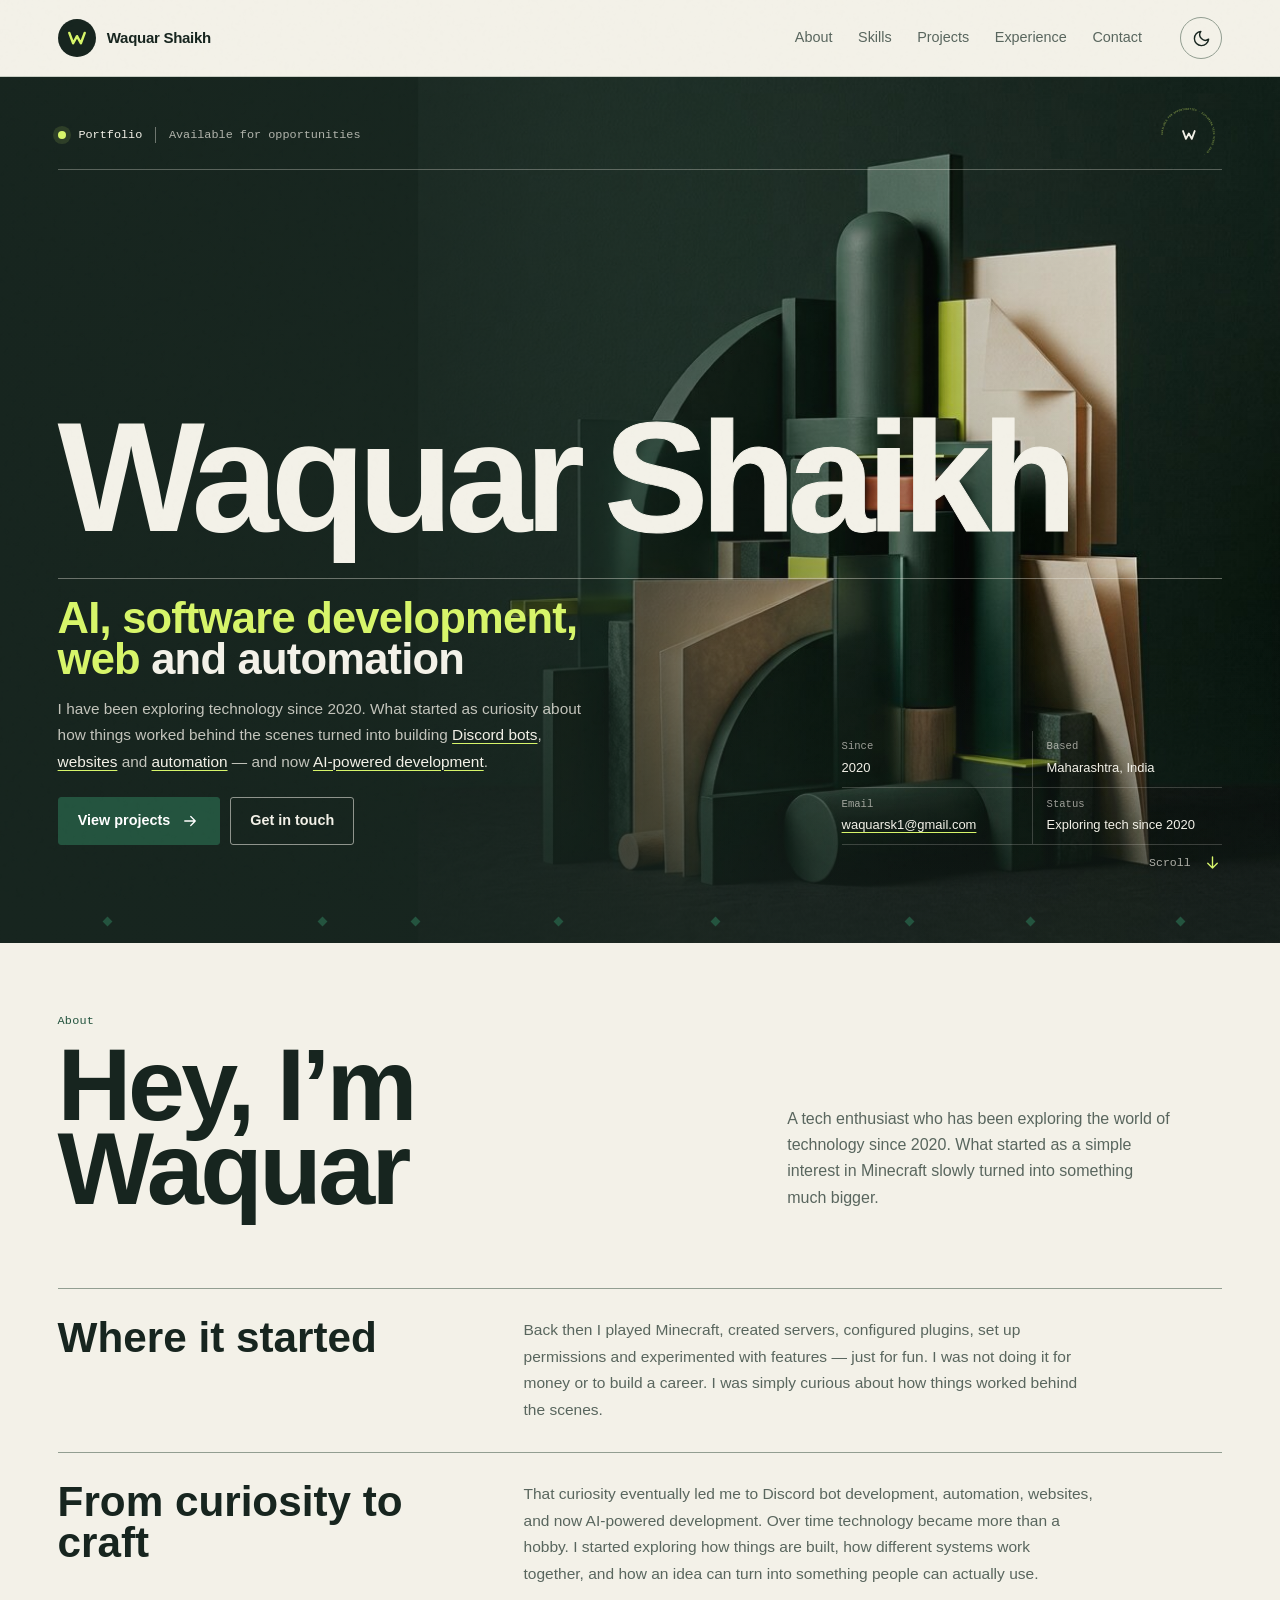
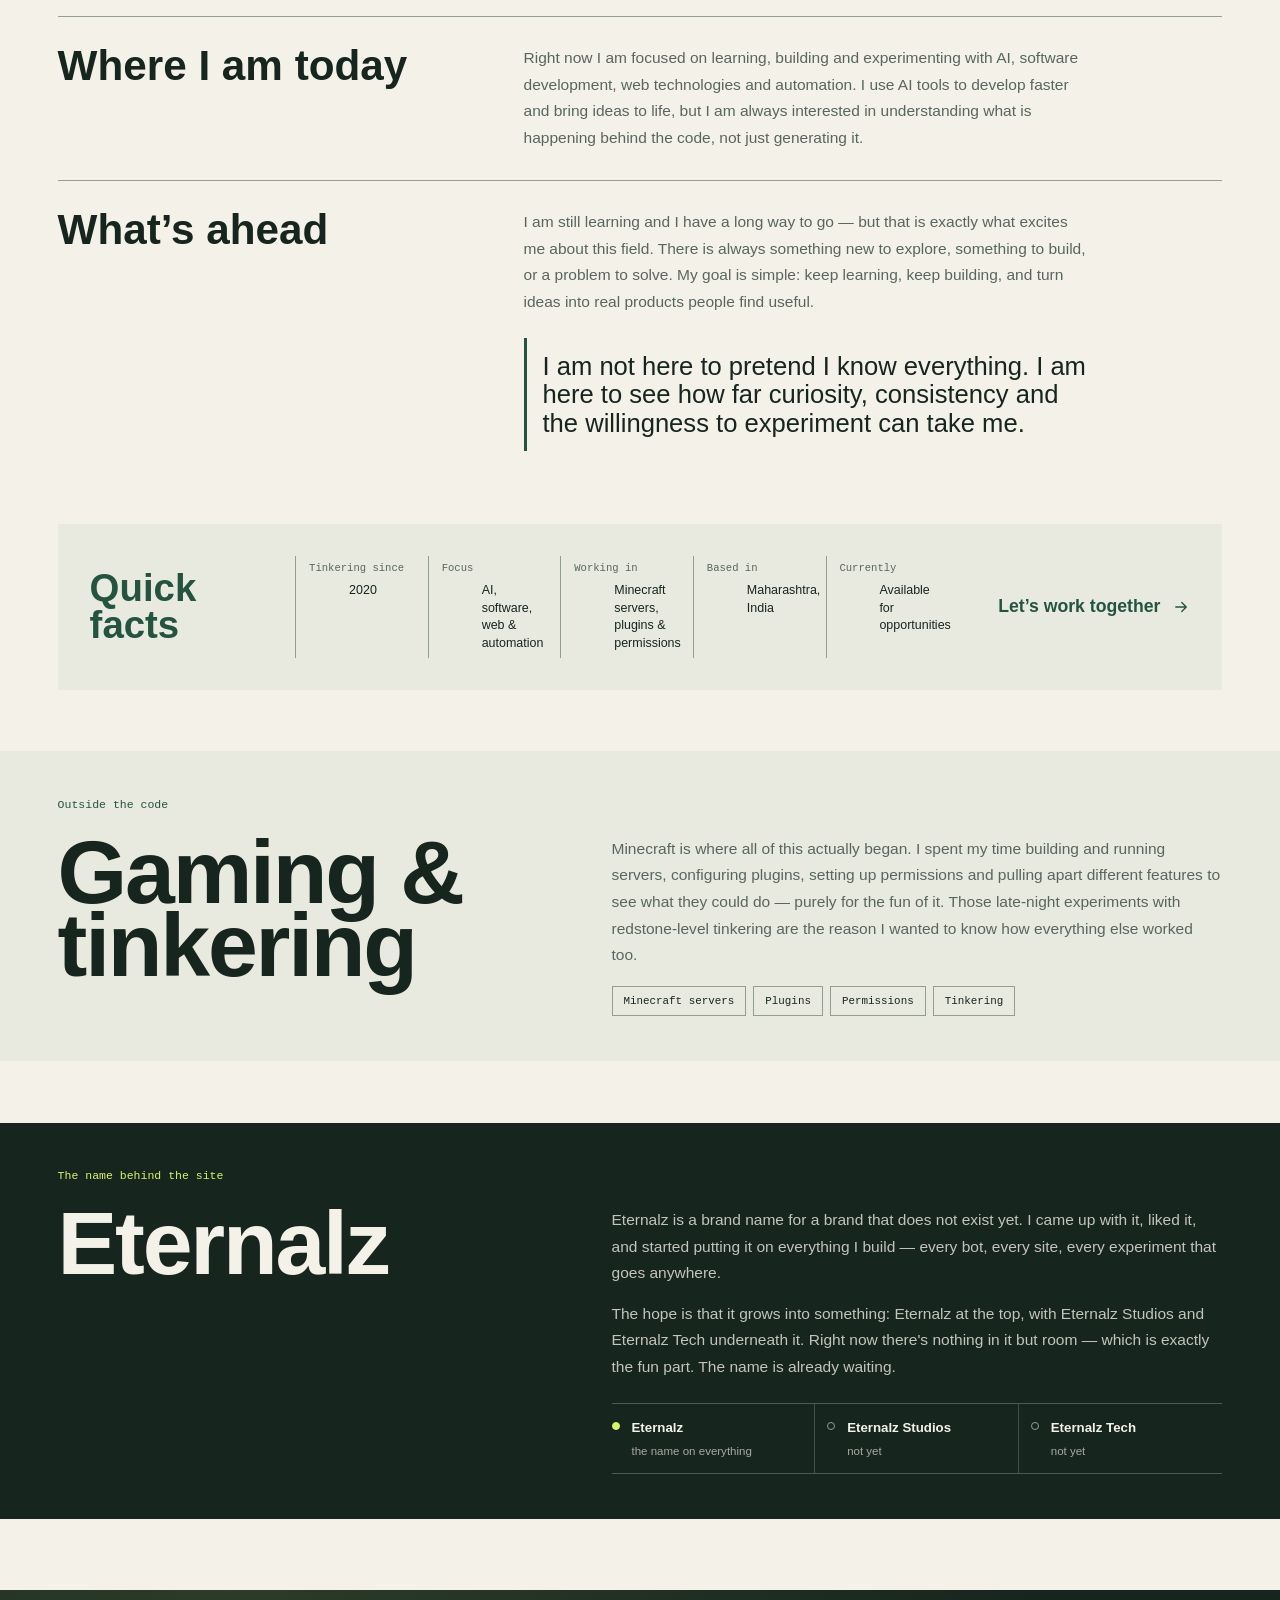
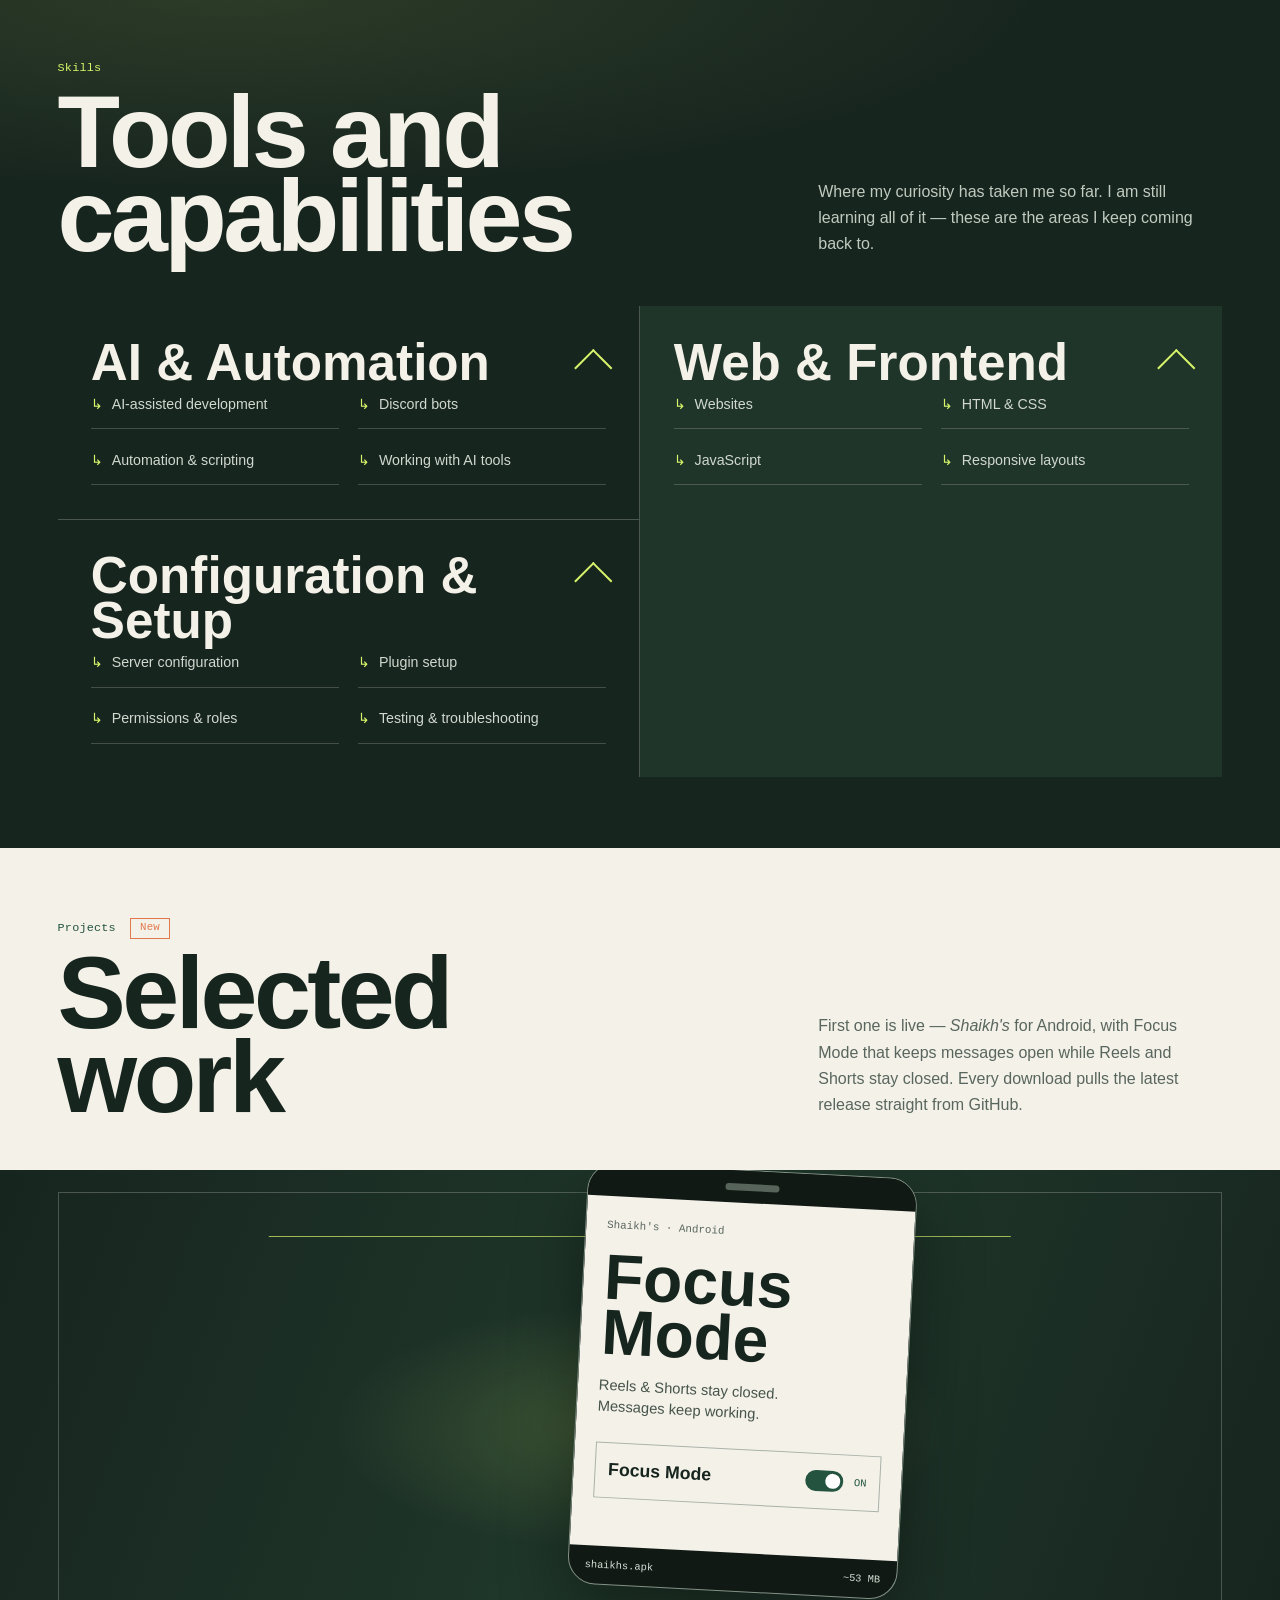
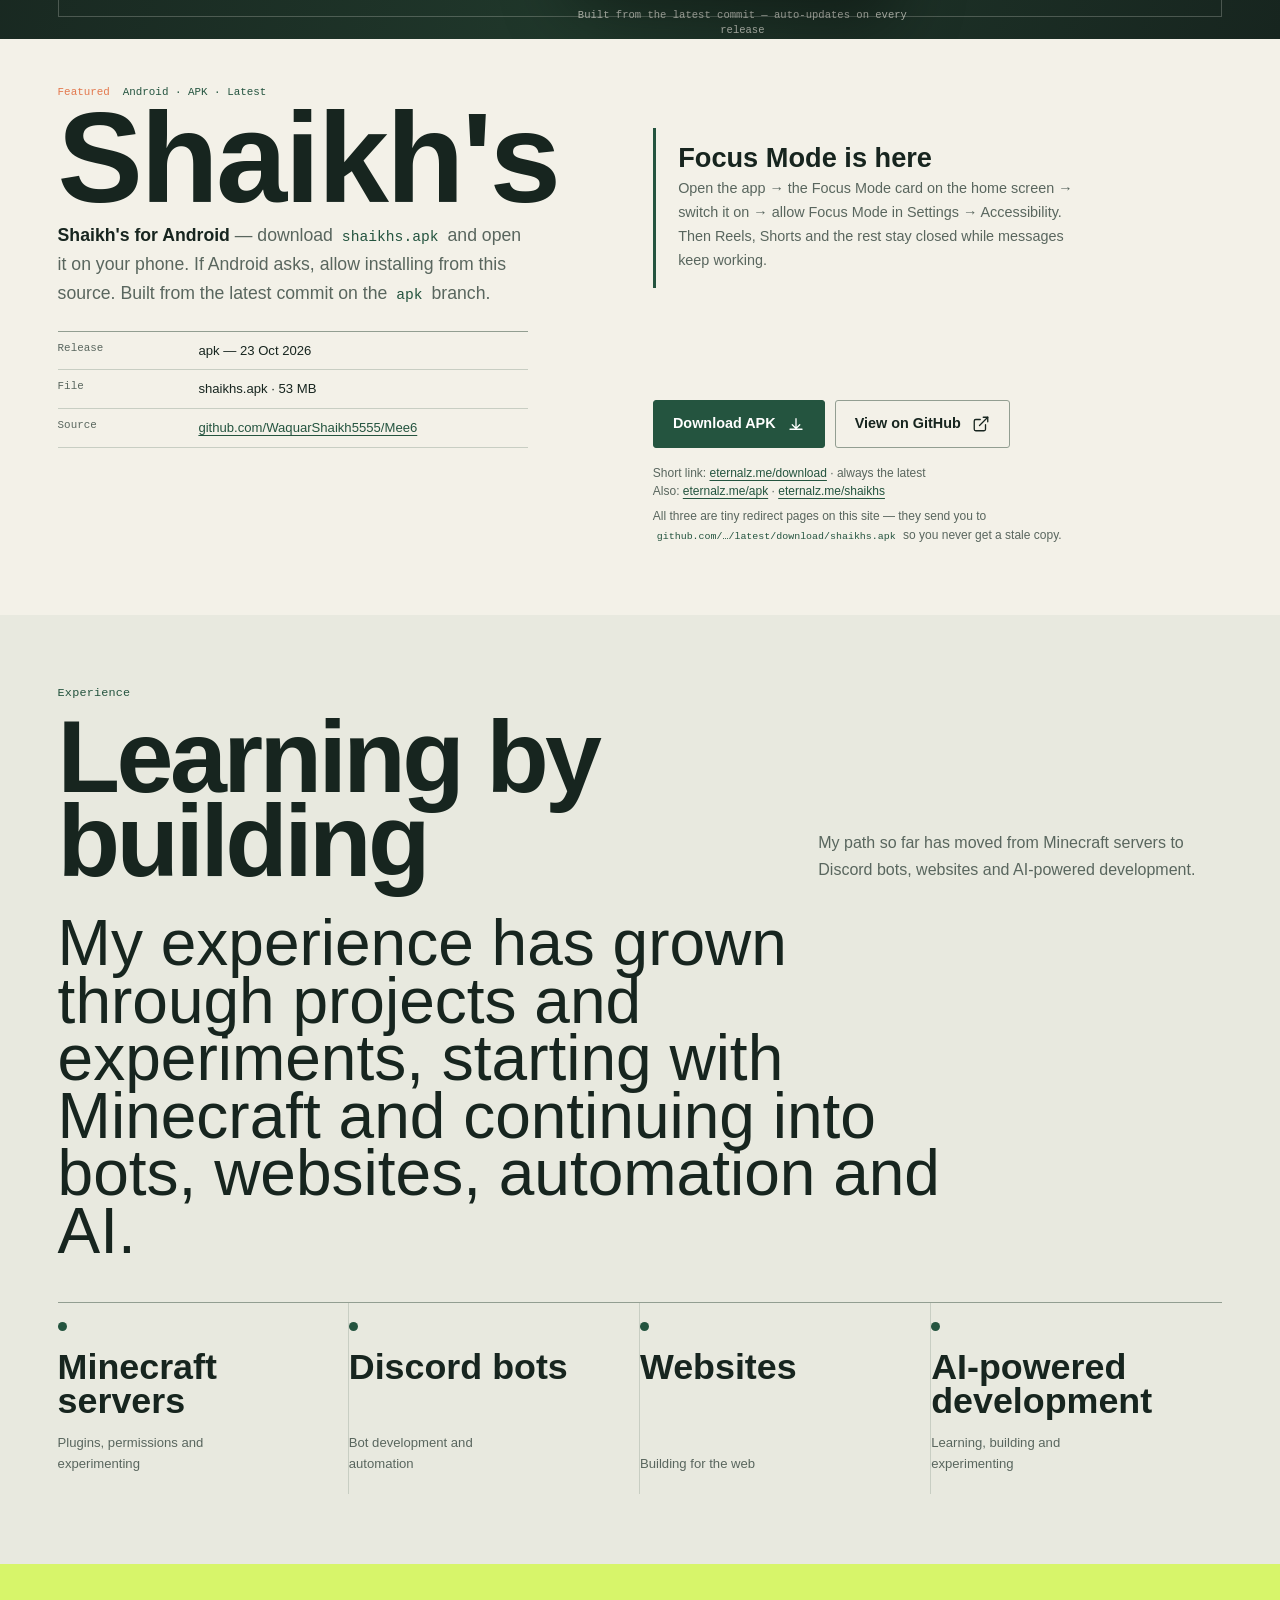
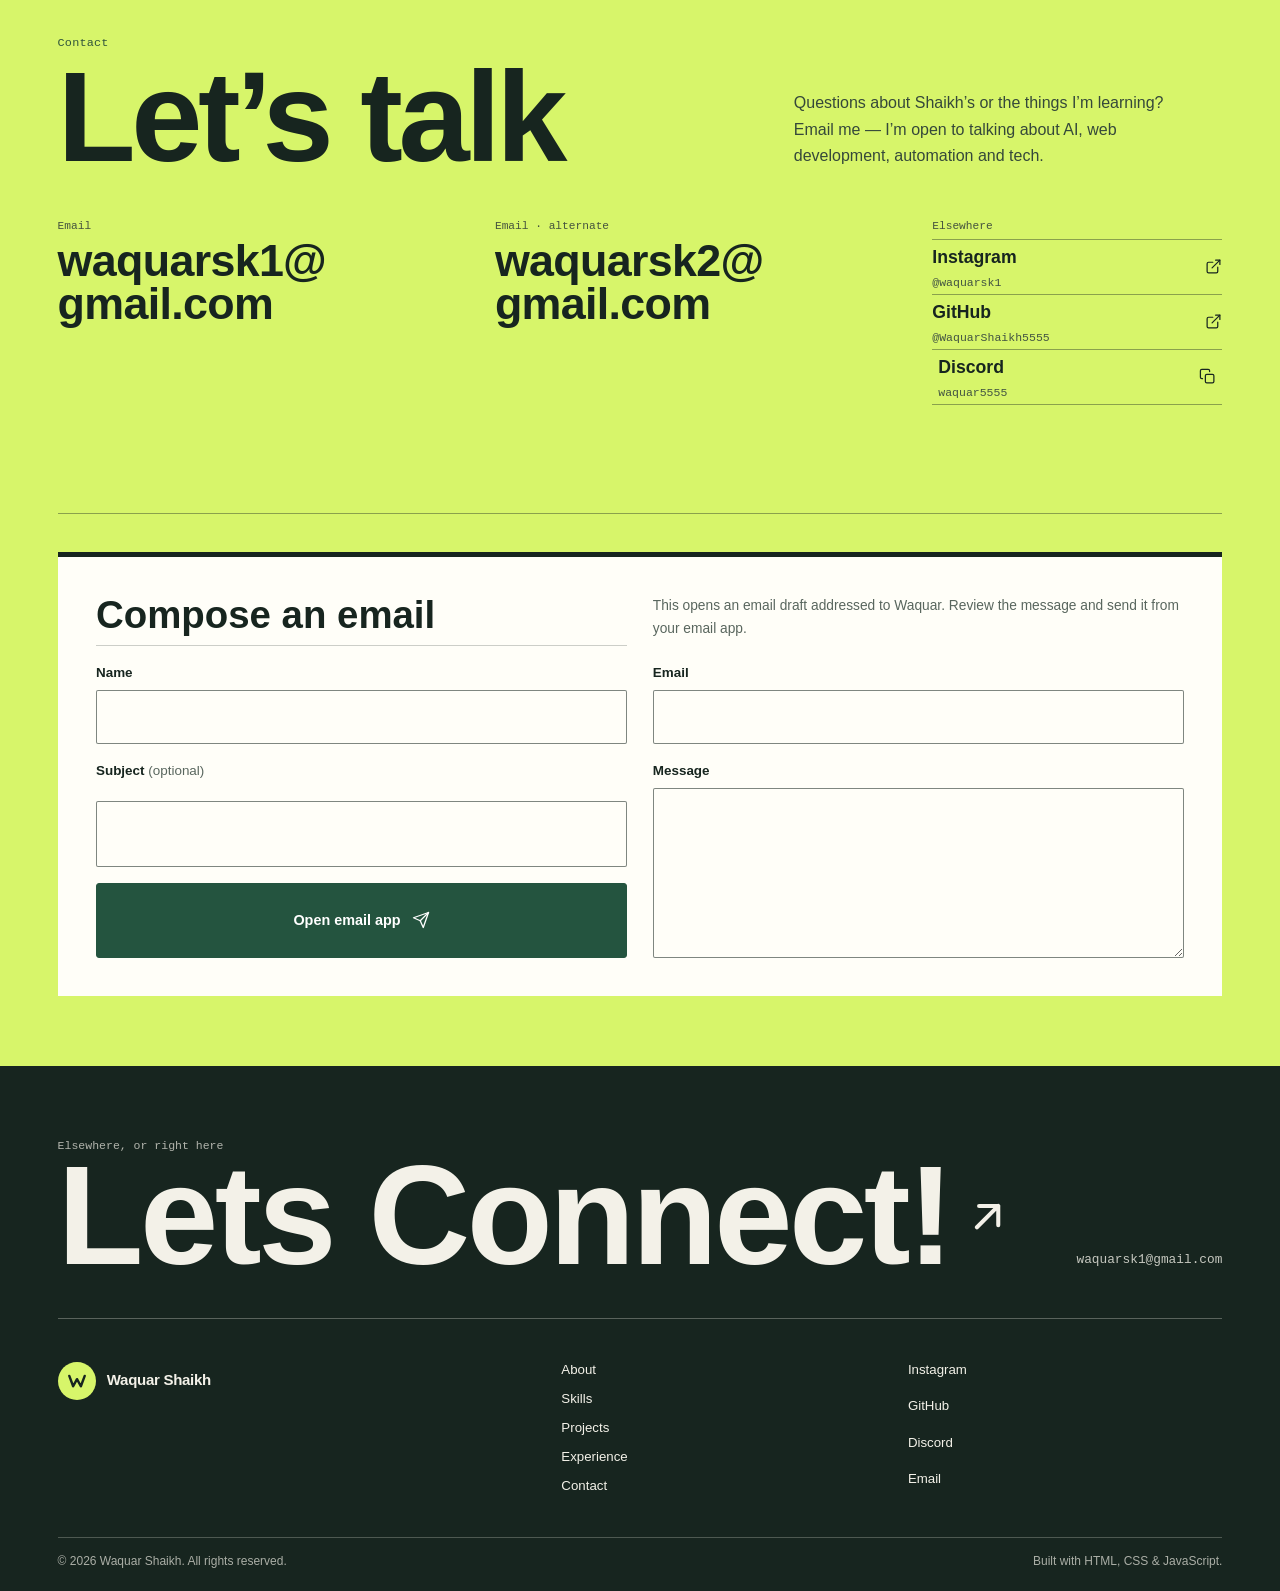
<file: index.html>
<!DOCTYPE html>
<html lang="en">
<head>
  <meta charset="utf-8">
  <meta name="viewport" content="width=device-width, initial-scale=1">

  <!--
    ============================================================================
    SECURITY POLICY
    Strict CSP, duplicated as a meta tag so static hosts without header support
    are still covered (the canonical copy lives in _headers).
    No 'unsafe-inline': every script, style and image is an external file, and
    there is not a single inline style attribute on the page. The only data:
    URI is the film-grain texture, which is allowed under img-src.
    ============================================================================
  -->
  <meta http-equiv="Content-Security-Policy"
        content="default-src 'self'; base-uri 'self'; object-src 'none'; form-action 'self' mailto:; script-src 'self'; style-src 'self' https://fonts.googleapis.com; font-src 'self' https://fonts.gstatic.com; img-src 'self' data:; connect-src 'self'; manifest-src 'self'; upgrade-insecure-requests">
  <meta name="referrer" content="strict-origin-when-cross-origin">

  <!-- ======================= Primary meta ======================= -->
  <title>Waquar Shaikh — Website Development, App Development &amp; AI Automation</title>
  <meta name="description" content="Waquar Shaikh explores website development, app development and AI automation — learning, building and experimenting with technology since 2020.">
  <meta name="author" content="Waquar Shaikh">
  <meta name="theme-color" content="#f2f0e9">
  <link rel="canonical" href="https://eternalz.me/">

  <!-- ======================= Open Graph / social ======================= -->
  <meta property="og:type" content="website">
  <meta property="og:site_name" content="Waquar Shaikh">
  <meta property="og:title" content="Waquar Shaikh — Website Development, App Development &amp; AI Automation">
  <meta property="og:description" content="Website development, app development and AI automation — learning, building and experimenting with technology since 2020.">
  <meta property="og:url" content="https://eternalz.me/">
  <meta property="og:image" content="https://eternalz.me/assets/og-image-v2.png">
  <meta property="og:image:secure_url" content="https://eternalz.me/assets/og-image-v2.png">
  <meta property="og:image:type" content="image/png">
  <meta property="og:image:width" content="1200">
  <meta property="og:image:height" content="630">
  <meta property="og:image:alt" content="Waquar Shaikh — website development, app development and AI automation portfolio">
  <meta name="twitter:card" content="summary_large_image">
  <meta name="twitter:title" content="Waquar Shaikh — Website Development, App Development &amp; AI Automation">
  <meta name="twitter:description" content="Website development, app development and AI automation — learning, building and experimenting since 2020.">
  <meta name="twitter:image" content="https://eternalz.me/assets/og-image-v2.png">
  <meta name="twitter:image:alt" content="Waquar Shaikh — website development, app development and AI automation portfolio">

  <!-- ======================= Icons ======================= -->
  <link rel="icon" href="assets/favicon.svg" type="image/svg+xml">
  <link rel="icon" href="assets/favicon-32.png" sizes="32x32" type="image/png">
  <link rel="apple-touch-icon" href="assets/apple-touch-icon.png">
  <link rel="manifest" href="site.webmanifest">

  <!-- ======================= Type (only external dependency) ======================= -->
  <link rel="preconnect" href="https://fonts.googleapis.com">
  <link rel="preconnect" href="https://fonts.gstatic.com" crossorigin>
  <link rel="stylesheet"
        href="https://fonts.googleapis.com/css2?family=Barlow+Condensed:wght@500;600;700;800&amp;family=IBM+Plex+Mono:wght@400;500&amp;family=IBM+Plex+Sans:wght@400;500;600;700&amp;display=swap">

  <link rel="stylesheet" href="css/style.css?v=workbench-reframe-1">
  <link rel="stylesheet" href="css/folio.css?v=folio-rebuild-1">
  <script src="js/theme-init.js"></script>

  <!-- ======================= Structured data ======================= -->
  <script type="application/ld+json">
    {
      "@context": "https://schema.org",
      "@type": "Person",
      "name": "Waquar Shaikh",
      "url": "https://eternalz.me/",
      "email": "mailto:waquarsk1@gmail.com",
      "description": "Exploring website development, app development and AI automation — learning, building and experimenting with technology since 2020.",
      "address": {
        "@type": "PostalAddress",
        "addressRegion": "Maharashtra",
        "addressCountry": "IN"
      },
      "sameAs": [
        "https://www.instagram.com/waquarsk1",
        "https://github.com/WaquarShaikh5555"
      ]
    }
  </script>
</head>

<body>
  <a class="skip-link" href="#main">Skip to main content</a>

  <!-- Film grain: a fixed texture over the whole page, for depth rather than
       gloss. Purely decorative, and it never intercepts the pointer. -->
  <div class="grain" aria-hidden="true"></div>

  <!-- Reading progress, driven by scroll -->
  <div class="progress" aria-hidden="true"><span class="progress__bar" id="progress-bar"></span></div>

  <!-- =========================================================================
       HEADER
       ========================================================================= -->
  <header class="site-header" id="site-header">
    <div class="container site-header__inner">
      <a class="brand" href="#top" aria-label="Waquar Shaikh — back to top">
        <span class="brand__mark" aria-hidden="true">
          <svg viewBox="0 0 64 64" focusable="false">
            <path d="M13 19.5 22.5 45 32 27.5 41.5 45 51 19.5" fill="none" stroke="currentColor"
                  stroke-width="6" stroke-linecap="round" stroke-linejoin="round"/>
          </svg>
        </span>
        <span class="brand__name">Waquar Shaikh</span>
      </a>

      <nav class="site-nav" id="site-nav" aria-label="Primary">
        <span class="site-nav__indicator" aria-hidden="true" id="nav-indicator"></span>
        <ul class="site-nav__list">
          <li><a class="site-nav__link" href="#about" data-label="About"><span class="site-nav__text">About</span></a></li>
          <li><a class="site-nav__link" href="#skills" data-label="Skills"><span class="site-nav__text">Skills</span></a></li>
          <li><a class="site-nav__link" href="#projects" data-label="Projects"><span class="site-nav__text">Projects</span></a></li>
          <li><a class="site-nav__link" href="#experience" data-label="Experience"><span class="site-nav__text">Experience</span></a></li>
          <li><a class="site-nav__link" href="#contact" data-label="Contact"><span class="site-nav__text">Contact</span></a></li>
        </ul>
      </nav>

      <div class="site-header__actions">
        <button class="icon-btn" id="theme-toggle" type="button"
                aria-label="Switch to dark theme" aria-pressed="false">
          <svg class="icon-btn__icon icon-btn__icon--sun" viewBox="0 0 24 24" aria-hidden="true" focusable="false">
            <use href="#icon-sun"></use>
          </svg>
          <svg class="icon-btn__icon icon-btn__icon--moon" viewBox="0 0 24 24" aria-hidden="true" focusable="false">
            <use href="#icon-moon"></use>
          </svg>
        </button>

        <button class="nav-toggle" id="nav-toggle" type="button"
                aria-expanded="false" aria-controls="site-nav" aria-label="Open navigation menu">
          <span class="nav-toggle__bars" aria-hidden="true"><i></i><i></i></span>
        </button>
      </div>
    </div>
  </header>

  <main id="main">
    <!-- =========================================================================
         HERO
         ========================================================================= -->
    <section class="hero" id="top" aria-labelledby="hero-title">
      <!-- Decorative layer kept outside the accessibility tree. -->
      <div class="hero__field" aria-hidden="true">
        <span class="hero__spot" id="hero-spot"></span>
        <span class="hero__grid"></span>
      </div>

      <div class="container hero__inner">
        <div class="hero__top">
          <p class="hero__eyebrow">
            <span class="pulse" aria-hidden="true"></span>
            <span class="hero__eyebrow-text">Portfolio</span>
            <span class="hero__avail">Available for opportunities</span>
          </p>

          <!-- Decorative mark; its repeated wording is hidden from assistive tech. -->
          <div class="seal" aria-hidden="true">
            <svg class="seal__ring" viewBox="0 0 200 200" focusable="false">
              <defs>
                <path id="seal-path" d="M100,100 m-74,0 a74,74 0 1,1 148,0 a74,74 0 1,1 -148,0"/>
              </defs>
              <text class="seal__text">
                <textPath href="#seal-path" startOffset="0">AVAILABLE FOR OPPORTUNITIES · EXPLORING TECH SINCE 2020 ·</textPath>
              </text>
            </svg>
            <svg class="seal__mark" viewBox="0 0 64 64" focusable="false">
              <path d="M13 19.5 22.5 45 32 27.5 41.5 45 51 19.5" fill="none" stroke="currentColor"
                    stroke-width="6" stroke-linecap="round" stroke-linejoin="round"/>
            </svg>
          </div>
        </div>

        <h1 class="hero__title" id="hero-title">
          <span class="hero__row">
            <span class="hero__word" data-word="Waquar">Waquar</span>
          </span>
          <span class="hero__row hero__row--out">
            <span class="hero__word hero__word--outline" data-word="Shaikh">Shaikh</span>
            <span class="hero__slash" aria-hidden="true"></span>
          </span>
        </h1>

        <div class="hero__body">
          <div class="hero__lead">
            <p class="hero__subtitle">AI, software development, web <em>and automation</em></p>
            <!-- The words that matter react to the pointer. Purely a treatment of
                 the existing sentence - nothing is added or claimed. -->
            <p class="hero__lede">
              I have been exploring technology since 2020. What started as curiosity about how
              things worked behind the scenes turned into building
              <span class="tok" data-tok>Discord bots</span>,
              <span class="tok" data-tok>websites</span> and
              <span class="tok" data-tok>automation</span> &mdash; and now
              <span class="tok" data-tok>AI-powered development</span>.
            </p>

            <div class="hero__actions">
              <a class="btn btn--solid" href="#projects">
                <span class="btn__label">View projects</span>
                <svg class="btn__icon" viewBox="0 0 24 24" aria-hidden="true" focusable="false">
                  <use href="#icon-arrow-right"></use>
                </svg>
              </a>
              <a class="btn btn--ghost" href="#contact">
                <span class="btn__label">Get in touch</span>
              </a>
            </div>
          </div>

          <ul class="hero__facts">
            <li class="hero__fact"><span class="hero__fact-k">Since</span><span class="hero__fact-v">2020</span></li>
            <li class="hero__fact"><span class="hero__fact-k">Based</span><span class="hero__fact-v">Maharashtra, India</span></li>
            <li class="hero__fact"><span class="hero__fact-k">Email</span><span class="hero__fact-v"><a href="mailto:waquarsk1@gmail.com">waquarsk1@gmail.com</a></span></li>
            <li class="hero__fact"><span class="hero__fact-k">Status</span><span class="hero__fact-v">Exploring tech since 2020</span></li>
          </ul>
        </div>

        <a class="scroll-cue" href="#about">
          <span class="scroll-cue__text">Scroll</span>
          <svg class="scroll-cue__icon" viewBox="0 0 24 24" aria-hidden="true" focusable="false">
            <use href="#icon-arrow-down"></use>
          </svg>
        </a>
      </div>

      <!-- Kinetic band: the interests and tools, drawn from the page's own copy -->
      <div class="marquee" aria-hidden="true">
        <div class="marquee__track">
          <span class="marquee__group">
            <span>AI</span><i class="spark"></i><span>Software development</span><i class="spark"></i>
            <span>Web</span><i class="spark"></i><span>Automation</span><i class="spark"></i>
            <span>Discord bots</span><i class="spark"></i><span>Minecraft servers</span><i class="spark"></i>
            <span>Plugins</span><i class="spark"></i><span>Permissions</span><i class="spark"></i>
          </span>
          <span class="marquee__group">
            <span>AI</span><i class="spark"></i><span>Software development</span><i class="spark"></i>
            <span>Web</span><i class="spark"></i><span>Automation</span><i class="spark"></i>
            <span>Discord bots</span><i class="spark"></i><span>Minecraft servers</span><i class="spark"></i>
            <span>Plugins</span><i class="spark"></i><span>Permissions</span><i class="spark"></i>
          </span>
        </div>
      </div>
    </section>

    <!-- =========================================================================
         ABOUT
         ========================================================================= -->
    <section class="section section--about" id="about" aria-labelledby="about-title">
      <div class="container">
        <header class="section__head">
          <span class="section__ghost" aria-hidden="true">01</span>
          <p class="section__label"><span class="section__num">01</span> About</p>
          <h2 class="section__title" id="about-title">Hey, I&rsquo;m Waquar</h2>
          <p class="section__intro">
            A tech enthusiast who has been exploring the world of technology since 2020.
            What started as a simple interest in Minecraft slowly turned into something
            much bigger.
          </p>
          <span class="section__rule" aria-hidden="true"></span>
        </header>

        <div class="about__grid">
          <div class="about__body">
            <article class="about__block">
              <h3 class="about__block-title"><span class="about__idx">A</span>Where it started</h3>
              <p>
                Back then I played Minecraft, created servers, configured plugins, set up
                permissions and experimented with features &mdash; just for fun. I was not
                doing it for money or to build a career. I was simply curious about how
                things worked behind the scenes.
              </p>
            </article>

            <article class="about__block">
              <h3 class="about__block-title"><span class="about__idx">B</span>From curiosity to craft</h3>
              <p>
                That curiosity eventually led me to Discord bot development, automation,
                websites, and now AI-powered development. Over time technology became more
                than a hobby. I started exploring how things are built, how different
                systems work together, and how an idea can turn into something people can
                actually use.
              </p>
            </article>

            <article class="about__block">
              <h3 class="about__block-title"><span class="about__idx">C</span>Where I am today</h3>
              <p>
                Right now I am focused on learning, building and experimenting with AI,
                software development, web technologies and automation. I use AI tools to
                develop faster and bring ideas to life, but I am always interested in
                understanding what is happening behind the code, not just generating it.
              </p>
            </article>

            <article class="about__block">
              <h3 class="about__block-title"><span class="about__idx">D</span>What&rsquo;s ahead</h3>
              <p>
                I am still learning and I have a long way to go &mdash; but that is exactly
                what excites me about this field. There is always something new to explore,
                something to build, or a problem to solve. My goal is simple: keep learning,
                keep building, and turn ideas into real products people find useful.
              </p>
              <blockquote class="pullquote">
                I am not here to pretend I know everything. I am here to see how far
                curiosity, consistency and the willingness to experiment can take me.
              </blockquote>
            </article>
          </div>

          <aside class="about__aside" aria-label="Quick facts">
            <h3 class="aside__title">Quick facts</h3>
            <dl class="facts">
              <div class="facts__row">
                <dt class="facts__term">Tinkering since</dt>
                <dd class="facts__value">2020</dd>
              </div>
              <div class="facts__row">
                <dt class="facts__term">Focus</dt>
                <dd class="facts__value">AI, software, web &amp; automation</dd>
              </div>
              <div class="facts__row">
                <dt class="facts__term">Working in</dt>
                <dd class="facts__value">Minecraft servers, plugins &amp; permissions</dd>
              </div>
              <div class="facts__row">
                <dt class="facts__term">Based in</dt>
                <dd class="facts__value">Maharashtra, India</dd>
              </div>
              <div class="facts__row">
                <dt class="facts__term">Currently</dt>
                <dd class="facts__value">Available for opportunities</dd>
              </div>
            </dl>
            <a class="link-arrow" href="#contact">
              <span>Let&rsquo;s work together</span>
              <svg class="link-arrow__icon" viewBox="0 0 24 24" aria-hidden="true" focusable="false">
                <use href="#icon-arrow-right"></use>
              </svg>
            </a>
          </aside>
        </div>

        <!-- The gaming side of the story, kept separate from the developer one -->
        <article class="gaming">
          <p class="gaming__label">Outside the code</p>
          <div class="gaming__grid">
            <h3 class="gaming__title">Gaming &amp; tinkering</h3>
            <div class="gaming__body">
              <p>
                Minecraft is where all of this actually began. I spent my time building and
                running servers, configuring plugins, setting up permissions and pulling apart
                different features to see what they could do &mdash; purely for the fun of it.
                Those late-night experiments with redstone-level tinkering are the reason I
                wanted to know how everything else worked too.
              </p>
              <ul class="chips">
                <li class="chip"><span>Minecraft servers</span></li>
                <li class="chip"><span>Plugins</span></li>
                <li class="chip"><span>Permissions</span></li>
                <li class="chip"><span>Tinkering</span></li>
              </ul>
            </div>
          </div>
        </article>

        <article class="eternalz">
          <p class="eternalz__label">The name behind the site</p>
          <div class="eternalz__grid">
            <h3 class="eternalz__title">Eternalz</h3>
            <div class="eternalz__body">
              <p>
                Eternalz is a brand name for a brand that does not exist yet. I came up with
                it, liked it, and started putting it on everything I build &mdash; every bot,
                every site, every experiment that goes anywhere.
              </p>
              <p>
                The hope is that it grows into something: Eternalz at the top, with Eternalz
                Studios and Eternalz Tech underneath it. Right now there's nothing in it but
                room &mdash; which is exactly the fun part. The name is already waiting.
              </p>

              <ol class="ladder">
                <li class="rung rung--here">
                  <span class="rung__mark" aria-hidden="true"></span>
                  <span class="rung__name">Eternalz</span>
                  <span class="rung__note">the name on everything</span>
                </li>
                <li class="rung rung--next">
                  <span class="rung__mark" aria-hidden="true"></span>
                  <span class="rung__name">Eternalz Studios</span>
                  <span class="rung__note">not yet</span>
                </li>
                <li class="rung rung--next">
                  <span class="rung__mark" aria-hidden="true"></span>
                  <span class="rung__name">Eternalz Tech</span>
                  <span class="rung__note">not yet</span>
                </li>
              </ol>
            </div>
          </div>
        </article>
      </div>
    </section>

    <!-- =========================================================================
         SKILLS — dark band
         ========================================================================= -->
    <section class="section section--ink" id="skills" aria-labelledby="skills-title">
      <div class="container">
        <header class="section__head">
          <span class="section__ghost" aria-hidden="true">02</span>
          <p class="section__label"><span class="section__num">02</span> Skills</p>
          <h2 class="section__title" id="skills-title">Tools and capabilities</h2>
          <p class="section__intro">
            Where my curiosity has taken me so far. I am still learning all of it &mdash;
            these are the areas I keep coming back to.
          </p>
          <span class="section__rule" aria-hidden="true"></span>
        </header>

        <!-- Native skill disclosures: all details start visible and can be folded away. -->
        <div class="skills">
          <details class="skill" open>
            <span class="skill__num" aria-hidden="true">01</span>
            <summary class="skill__title">AI &amp; Automation</summary>
            <ul class="skill__list">
              <li>AI-assisted development</li>
              <li>Discord bots</li>
              <li>Automation &amp; scripting</li>
              <li>Working with AI tools</li>
            </ul>
            <span class="skill__glow" aria-hidden="true"></span>
          </details>

          <details class="skill" open>
            <span class="skill__num" aria-hidden="true">02</span>
            <summary class="skill__title">Web &amp; Frontend</summary>
            <ul class="skill__list">
              <li>Websites</li>
              <li>HTML &amp; CSS</li>
              <li>JavaScript</li>
              <li>Responsive layouts</li>
            </ul>
            <span class="skill__glow" aria-hidden="true"></span>
          </details>

          <details class="skill" open>
            <span class="skill__num" aria-hidden="true">03</span>
            <summary class="skill__title">Configuration &amp; Setup</summary>
            <ul class="skill__list">
              <li>Server configuration</li>
              <li>Plugin setup</li>
              <li>Permissions &amp; roles</li>
              <li>Testing &amp; troubleshooting</li>
            </ul>
            <span class="skill__glow" aria-hidden="true"></span>
          </details>
        </div>
      </div>
    </section>

    <!-- =========================================================================
         PROJECTS — Shaikh's for Android
         ========================================================================= -->
    <section class="section section--projects" id="projects" aria-labelledby="projects-title">
      <div class="container">
        <header class="section__head">
          <span class="section__ghost" aria-hidden="true">03</span>
          <p class="section__label">
            <span class="section__num">03</span> Projects
            <span class="stamp stamp--sm">New</span>
          </p>
          <h2 class="section__title" id="projects-title">Selected work</h2>
          <p class="section__intro">
            First one is live &mdash; <em>Shaikh's</em> for Android, with Focus Mode that keeps
            messages open while Reels and Shorts stay closed. Every download pulls the
            latest release straight from GitHub.
          </p>
          <span class="section__rule" aria-hidden="true"></span>
        </header>

        <!-- Featured project: Shaikh's — Android app. The first real entry on the wall. -->
        <article class="feature">
          <div class="feature__visual" aria-hidden="true">
            <span class="feature__glow"></span>
            <div class="feature__phone-wrap">
              <div class="feature__phone">
                <div class="feature__phone-head">
                  <span class="feature__phone-notch"></span>
                </div>
                <div class="feature__phone-screen">
                  <p class="feature__phone-kicker">Shaikh's · Android</p>
                  <h3 class="feature__phone-title">Focus Mode</h3>
                  <p class="feature__phone-desc">Reels &amp; Shorts stay closed.<br>Messages keep working.</p>
                  <div class="feature__phone-toggle">
                    <span class="feature__phone-toggle-label">Focus Mode</span>
                    <span class="feature__phone-toggle-track"><i></i></span>
                    <span class="feature__phone-toggle-state">ON</span>
                  </div>
                </div>
                <div class="feature__phone-foot">
                  <span>shaikhs.apk</span>
                  <span>~53 MB</span>
                </div>
              </div>
              <p class="feature__caption">Built from the latest commit — auto-updates on every release</p>
            </div>
          </div>

          <div class="feature__body">
            <p class="feature__kicker"><span>Featured</span> Android · APK · Latest</p>
            <h3 class="feature__title">Shaikh's</h3>
            <p class="feature__lead">
              <strong>Shaikh's for Android</strong> — download <code>shaikhs.apk</code> and open it on
              your phone. If Android asks, allow installing from this source. Built from the
              latest commit on the <code>apk</code> branch.
            </p>

            <div class="feature__highlight">
              <h4 class="feature__highlight-title">Focus Mode is here</h4>
              <p>
                Open the app → the Focus Mode card on the home screen → switch it on → allow
                Focus Mode in Settings → Accessibility. Then Reels, Shorts and the rest stay
                closed while messages keep working.
              </p>
            </div>

            <dl class="feature__meta">
              <div class="feature__meta-row">
                <dt>Release</dt>
                <dd>apk — 23 Oct 2026</dd>
              </div>
              <div class="feature__meta-row">
                <dt>File</dt>
                <dd>shaikhs.apk · 53 MB</dd>
              </div>
              <div class="feature__meta-row">
                <dt>Source</dt>
                <dd><a href="https://github.com/WaquarShaikh5555/Mee6" target="_blank" rel="noopener noreferrer">github.com/WaquarShaikh5555/Mee6</a></dd>
              </div>
            </dl>

            <div class="feature__actions">
              <a class="btn btn--solid" href="https://github.com/WaquarShaikh5555/Mee6/releases/latest/download/shaikhs.apk">
                <span class="btn__label">Download APK</span>
                <svg class="btn__icon" viewBox="0 0 24 24" aria-hidden="true" focusable="false"><use href="#icon-download"></use></svg>
              </a>
              <a class="btn btn--ghost" href="https://github.com/WaquarShaikh5555/Mee6/releases/tag/apk" target="_blank" rel="noopener noreferrer">
                <span class="btn__label">View on GitHub</span>
                <svg class="btn__icon" viewBox="0 0 24 24" aria-hidden="true" focusable="false"><use href="#icon-external"></use></svg>
              </a>
            </div>

            <div class="feature__links">
              <p class="feature__vanity">
                Short link: <a href="https://eternalz.me/download">eternalz.me/download</a> · always the latest
              </p>
              <p class="feature__vanity">
                Also: <a href="https://eternalz.me/apk">eternalz.me/apk</a> · <a href="https://eternalz.me/shaikhs">eternalz.me/shaikhs</a>
              </p>
              <p class="feature__note">All three are tiny redirect pages on this site — they send you to <code>github.com/…/latest/download/shaikhs.apk</code> so you never get a stale copy.</p>
            </div>
          </div>
        </article>


      </div>
    </section>

    <!-- =========================================================================
         EXPERIENCE — a factual account of learning through projects
         ========================================================================= -->
    <section class="section section--ember" id="experience" aria-labelledby="experience-title">
      <div class="container">
        <header class="section__head">
          <span class="section__ghost" aria-hidden="true">04</span>
          <p class="section__label"><span class="section__num">04</span> Experience</p>
          <h2 class="section__title" id="experience-title">Learning by building</h2>
          <p class="section__intro">
            My path so far has moved from Minecraft servers to Discord bots, websites and
            AI-powered development.
          </p>
        </header>

        <div class="await">
          <p class="await__line">
            My experience has grown through projects and experiments, starting with
            Minecraft and continuing into bots, websites, automation and AI.
          </p>
          <ol class="await__path" aria-label="Areas I have explored">
            <li class="await__step">
              <span class="await__step-index">01</span>
              <span class="await__step-title">Minecraft servers</span>
              <span class="await__step-detail">Plugins, permissions and experimenting</span>
            </li>
            <li class="await__step">
              <span class="await__step-index">02</span>
              <span class="await__step-title">Discord bots</span>
              <span class="await__step-detail">Bot development and automation</span>
            </li>
            <li class="await__step">
              <span class="await__step-index">03</span>
              <span class="await__step-title">Websites</span>
              <span class="await__step-detail">Building for the web</span>
            </li>
            <li class="await__step">
              <span class="await__step-index">04</span>
              <span class="await__step-title">AI-powered development</span>
              <span class="await__step-detail">Learning, building and experimenting</span>
            </li>
          </ol>
        </div>
      </div>
    </section>

    <!-- =========================================================================
         CONTACT
         ========================================================================= -->
    <section class="section section--contact" id="contact" aria-labelledby="contact-title">
      <div class="container">
        <header class="section__head">
          <span class="section__ghost" aria-hidden="true">05</span>
          <p class="section__label"><span class="section__num">05</span> Contact</p>
          <h2 class="section__title" id="contact-title">Let&rsquo;s talk</h2>
          <p class="section__intro">
            Questions about Shaikh&rsquo;s or the things I&rsquo;m learning? Email me &mdash;
            I&rsquo;m open to talking about AI, web development, automation and tech.
          </p>
          <span class="section__rule" aria-hidden="true"></span>
        </header>

        <div class="contact__grid">
          <div class="contact__details">
            <div class="contact__group">
              <p class="contact__label">Email</p>
              <a class="contact__email" href="mailto:waquarsk1@gmail.com"><span>waquarsk1@<wbr>gmail.com</span></a>
            </div>

            <div class="contact__group">
              <p class="contact__label">Email &middot; alternate</p>
              <a class="contact__email" href="mailto:waquarsk2@gmail.com"><span>waquarsk2@<wbr>gmail.com</span></a>
            </div>

            <div class="contact__group">
              <p class="contact__label">Elsewhere</p>
              <ul class="contact__links">
                <li>
                  <a class="contact__link" href="https://www.instagram.com/waquarsk1"
                     target="_blank" rel="noopener noreferrer">
                    <span class="contact__name">Instagram</span>
                    <span class="contact__handle">@waquarsk1</span>
                    <svg class="contact__link-icon" viewBox="0 0 24 24" aria-hidden="true" focusable="false">
                      <use href="#icon-external"></use>
                    </svg>
                  </a>
                </li>
                <li>
                  <a class="contact__link" href="https://github.com/WaquarShaikh5555" target="_blank" rel="noopener noreferrer">
                    <span class="contact__name">GitHub</span>
                    <span class="contact__handle">@WaquarShaikh5555</span>
                    <svg class="contact__link-icon" viewBox="0 0 24 24" aria-hidden="true" focusable="false">
                      <use href="#icon-external"></use>
                    </svg>
                  </a>
                </li>
                <li>
                  <button class="contact__link contact__link--copy" type="button"
                          data-copy="waquar5555" data-copy-label="Discord username"
                          aria-label="Copy Discord username waquar5555 to clipboard">
                    <span class="contact__name">Discord</span>
                    <span class="contact__handle">waquar5555</span>
                    <span class="contact__copy-state" aria-hidden="true">
                      <svg class="contact__link-icon contact__link-icon--copy" viewBox="0 0 24 24" focusable="false">
                        <use href="#icon-copy"></use>
                      </svg>
                      <svg class="contact__link-icon contact__link-icon--done" viewBox="0 0 24 24" focusable="false">
                        <use href="#icon-check"></use>
                      </svg>
                    </span>
                  </button>
                </li>
              </ul>
            </div>

            <p class="copy-status" id="copy-status" role="status" aria-live="polite"></p>
          </div>

          <form class="contact-form" id="contact-form"
                action="mailto:waquarsk1@gmail.com" method="get">
            <p class="form__title">Compose an email</p>
            <p class="form__note">This opens an email draft addressed to Waquar. Review the message and send it from your email app.</p>

            <div class="field">
              <label class="field__label" for="name">Name</label>
              <input class="field__input" id="name" name="name" type="text"
                     autocomplete="name" required aria-describedby="name-error">
              <p class="field__error" id="name-error" role="alert" hidden>
                Please enter your name (at least 2 characters).
              </p>
            </div>

            <div class="field">
              <label class="field__label" for="email">Email</label>
              <input class="field__input" id="email" name="email" type="email"
                     autocomplete="email" inputmode="email" required aria-describedby="email-error">
              <p class="field__error" id="email-error" role="alert" hidden>
                Please enter a valid email address.
              </p>
            </div>

            <div class="field">
              <label class="field__label" for="subject">Subject <span class="field__optional">(optional)</span></label>
              <input class="field__input" id="subject" name="subject" type="text" autocomplete="off">
            </div>

            <div class="field">
              <label class="field__label" for="message">Message</label>
              <textarea class="field__input field__input--area" id="message" name="message" rows="5"
                        required aria-describedby="message-error"></textarea>
              <p class="field__error" id="message-error" role="alert" hidden>
                Please write a message of at least 20 characters.
              </p>
            </div>

            <button class="btn btn--solid btn--block" id="submit-button" type="submit">
              <span class="button__label">Open email app</span>
              <svg class="btn__icon" viewBox="0 0 24 24" aria-hidden="true" focusable="false">
                <use href="#icon-send"></use>
              </svg>
            </button>

            <p class="form-status" id="form-status" role="status" aria-live="polite">
              <svg class="form-status__icon form-status__icon--ok" viewBox="0 0 24 24" aria-hidden="true" focusable="false">
                <use href="#icon-check-circle"></use>
              </svg>
              <svg class="form-status__icon form-status__icon--error" viewBox="0 0 24 24" aria-hidden="true" focusable="false">
                <use href="#icon-alert"></use>
              </svg>
              <span class="form-status__text"></span>
            </p>
          </form>
        </div>
      </div>
    </section>
  </main>

  <!-- =========================================================================
       FOOTER
       ========================================================================= -->
  <footer class="site-footer">
    <div class="container">
      <div class="footer__cta">
        <p class="footer__kicker">Elsewhere, or right here</p>
        <a class="footer__headline" href="#contact">
          <span class="footer__headline-text">Lets Connect!</span>
          <svg class="footer__headline-icon" viewBox="0 0 24 24" aria-hidden="true" focusable="false">
            <use href="#icon-arrow-up-right"></use>
          </svg>
        </a>
        <p class="footer__mail"><a href="mailto:waquarsk1@gmail.com">waquarsk1@gmail.com</a></p>
      </div>

      <div class="site-footer__top">
        <div class="site-footer__brand">
          <a class="brand brand--inverse" href="#top" aria-label="Waquar Shaikh — back to top">
            <span class="brand__mark" aria-hidden="true">
              <svg viewBox="0 0 64 64" focusable="false">
                <path d="M13 19.5 22.5 45 32 27.5 41.5 45 51 19.5" fill="none" stroke="currentColor"
                      stroke-width="6" stroke-linecap="round" stroke-linejoin="round"/>
              </svg>
            </span>
            <span class="brand__name">Waquar Shaikh</span>
          </a>
        </div>

        <nav class="site-footer__nav" aria-label="Footer">
          <ul class="site-footer__links">
            <li><a href="#about">About</a></li>
            <li><a href="#skills">Skills</a></li>
            <li><a href="#projects">Projects</a></li>
            <li><a href="#experience">Experience</a></li>
            <li><a href="#contact">Contact</a></li>
          </ul>
        </nav>

        <ul class="site-footer__social" aria-label="Social profiles">
          <li><a href="https://www.instagram.com/waquarsk1" target="_blank" rel="noopener noreferrer">Instagram</a></li>
          <li><a href="https://github.com/WaquarShaikh5555" target="_blank" rel="noopener noreferrer">GitHub</a></li>
          <li>
            <button class="site-footer__copy" type="button" data-copy="waquar5555"
                    data-copy-label="Discord username" aria-label="Copy Discord username">Discord</button>
          </li>
          <li><a href="mailto:waquarsk1@gmail.com">Email</a></li>
        </ul>
      </div>

      <div class="site-footer__bottom">
        <p>&copy; <span id="copyright-year">2026</span> Waquar Shaikh. All rights reserved.</p>
        <p>Built with HTML, CSS &amp; JavaScript.</p>
      </div>
    </div>
  </footer>

  <a class="to-top" id="to-top" href="#top" aria-label="Back to top" hidden>
    <svg viewBox="0 0 24 24" aria-hidden="true" focusable="false"><use href="#icon-arrow-up"></use></svg>
  </a>

  <!-- =========================================================================
       SVG ICON SPRITE
       ========================================================================= -->
  <svg class="icon-sprite" xmlns="http://www.w3.org/2000/svg" aria-hidden="true" focusable="false">
    <defs>
      <symbol id="icon-sun" viewBox="0 0 24 24">
        <g fill="none" stroke="currentColor" stroke-width="1.75" stroke-linecap="round" stroke-linejoin="round">
          <circle cx="12" cy="12" r="4"/>
          <path d="M12 2v2M12 20v2M4.93 4.93l1.41 1.41M17.66 17.66l1.41 1.41M2 12h2M20 12h2M6.34 17.66l-1.41 1.41M19.07 4.93l-1.41 1.41"/>
        </g>
      </symbol>
      <symbol id="icon-moon" viewBox="0 0 24 24">
        <g fill="none" stroke="currentColor" stroke-width="1.75" stroke-linecap="round" stroke-linejoin="round">
          <path d="M21 12.79A9 9 0 1 1 11.21 3 7 7 0 0 0 21 12.79z"/>
        </g>
      </symbol>
      <symbol id="icon-arrow-right" viewBox="0 0 24 24">
        <g fill="none" stroke="currentColor" stroke-width="1.75" stroke-linecap="round" stroke-linejoin="round">
          <path d="M5 12h14M13 6l6 6-6 6"/>
        </g>
      </symbol>
      <symbol id="icon-arrow-up" viewBox="0 0 24 24">
        <g fill="none" stroke="currentColor" stroke-width="1.75" stroke-linecap="round" stroke-linejoin="round">
          <path d="M12 19V5M6 11l6-6 6 6"/>
        </g>
      </symbol>
      <symbol id="icon-arrow-down" viewBox="0 0 24 24">
        <g fill="none" stroke="currentColor" stroke-width="1.75" stroke-linecap="round" stroke-linejoin="round">
          <path d="M12 5v14M6 13l6 6 6-6"/>
        </g>
      </symbol>
      <symbol id="icon-arrow-up-right" viewBox="0 0 24 24">
        <g fill="none" stroke="currentColor" stroke-width="1.9" stroke-linecap="round" stroke-linejoin="round">
          <path d="M7 17 17 7M8 7h9v9"/>
        </g>
      </symbol>
      <symbol id="icon-external" viewBox="0 0 24 24">
        <g fill="none" stroke="currentColor" stroke-width="1.75" stroke-linecap="round" stroke-linejoin="round">
          <path d="M18 13v6a2 2 0 0 1-2 2H5a2 2 0 0 1-2-2V8a2 2 0 0 1 2-2h6"/>
          <path d="M15 3h6v6"/><path d="M10 14 21 3"/>
        </g>
      </symbol>
      <symbol id="icon-send" viewBox="0 0 24 24">
        <g fill="none" stroke="currentColor" stroke-width="1.75" stroke-linecap="round" stroke-linejoin="round">
          <path d="M22 2 11 13"/><path d="M22 2 15 22l-4-9-9-4 20-7z"/>
        </g>
      </symbol>
      <symbol id="icon-download" viewBox="0 0 24 24">
        <g fill="none" stroke="currentColor" stroke-width="1.75" stroke-linecap="round" stroke-linejoin="round">
          <path d="M12 5v13M7 13l5 5 5-5"/><path d="M4 19h16"/>
        </g>
      </symbol>
      <symbol id="icon-copy" viewBox="0 0 24 24">
        <g fill="none" stroke="currentColor" stroke-width="1.75" stroke-linecap="round" stroke-linejoin="round">
          <rect x="9" y="9" width="12" height="12" rx="2"/>
          <path d="M5 15H4a2 2 0 0 1-2-2V4a2 2 0 0 1 2-2h9a2 2 0 0 1 2 2v1"/>
        </g>
      </symbol>
      <symbol id="icon-check" viewBox="0 0 24 24">
        <g fill="none" stroke="currentColor" stroke-width="2" stroke-linecap="round" stroke-linejoin="round">
          <path d="m5 13 4.5 4.5L19 7"/>
        </g>
      </symbol>
      <symbol id="icon-check-circle" viewBox="0 0 24 24">
        <g fill="none" stroke="currentColor" stroke-width="1.75" stroke-linecap="round" stroke-linejoin="round">
          <circle cx="12" cy="12" r="9"/><path d="m8.5 12.5 2.5 2.5 4.5-5"/>
        </g>
      </symbol>
      <symbol id="icon-alert" viewBox="0 0 24 24">
        <g fill="none" stroke="currentColor" stroke-width="1.75" stroke-linecap="round" stroke-linejoin="round">
          <circle cx="12" cy="12" r="9"/><path d="M12 8v5M12 16h.01"/>
        </g>
      </symbol>
    </defs>
  </svg>

  <script src="js/main.js" defer></script>
</body>
</html>
</file>
<file: css/style.css>
/* Eternalz portfolio — rebuilt as a personal workbench, not a template.
   The markup and all visible copy remain locked; this file changes composition. */

:root {
  color-scheme: light;
  --paper: #f3f1e8;
  --paper-2: #e8e9df;
  --surface: #fffef8;
  --ink: #17251f;
  --muted: #59665e;
  --line: #c8cec3;
  --line-strong: #929e91;
  --blue: #24543f;
  --blue-deep: #173a2c;
  --signal: #d7f56a;
  --red: #e3784d;
  --dark: #17251f;
  --dark-2: #22352c;
  --contact: #d7f56a;
  --contact-ink: #17251f;
  --footer-bg: #17251f;
  --footer-fg: #f3f1e8;
  --focus: #e3784d;
  --button-bg: #24543f;
  --button-hover: #173a2c;
  --field-bg: #fffef8;
  --form-muted: #59665e;
  --font-display: "Barlow Condensed", Impact, sans-serif;
  --font-body: "IBM Plex Sans", Arial, sans-serif;
  --font-mono: "IBM Plex Mono", ui-monospace, monospace;
  --gutter: clamp(1.2rem, 5.2vw, 5.5rem);
  --content: 1440px;
  --header-h: 76px;
  --section-y: clamp(5rem, 9vw, 9rem);
  --ease: cubic-bezier(.2,.7,.2,1);
  --fast: 180ms;
  --shadow: 0 18px 54px rgb(20 38 28 / .14);
}

@media (prefers-color-scheme: dark) {
  :root:not([data-theme="light"]) {
    color-scheme: dark;
    --paper: #101914; --paper-2: #19251d; --surface: #202d24; --ink: #f2f1e9;
    --muted: #bac5b9; --line: #38483b; --line-strong: #728372; --blue: #b4d98b;
    --blue-deep: #d7f56a; --signal: #d7f56a; --red: #ff9a72; --dark: #0d1510;
    --dark-2: #17231a; --contact: #b5d957; --contact-ink: #17251f;
    --footer-bg: #0d1510; --footer-fg: #f3f1e8; --focus: #d7f56a;
    --button-bg: #b5d957; --button-hover: #d7f56a; --field-bg: #202d24; --form-muted: #bac5b9;
  }
}
:root[data-theme="dark"] {
  color-scheme: dark;
  --paper: #101914; --paper-2: #19251d; --surface: #202d24; --ink: #f2f1e9;
  --muted: #bac5b9; --line: #38483b; --line-strong: #728372; --blue: #b4d98b;
  --blue-deep: #d7f56a; --signal: #d7f56a; --red: #ff9a72; --dark: #0d1510;
  --dark-2: #17231a; --contact: #b5d957; --contact-ink: #17251f;
  --footer-bg: #0d1510; --footer-fg: #f3f1e8; --focus: #d7f56a;
  --button-bg: #b5d957; --button-hover: #d7f56a; --field-bg: #202d24; --form-muted: #bac5b9;
}
:root[data-theme="light"] {
  color-scheme: light;
  --paper: #f3f1e8; --paper-2: #e8e9df; --surface: #fffef8; --ink: #17251f;
  --muted: #59665e; --line: #c8cec3; --line-strong: #929e91; --blue: #24543f;
  --blue-deep: #173a2c; --signal: #d7f56a; --red: #e3784d; --dark: #17251f;
  --dark-2: #22352c; --contact: #d7f56a; --contact-ink: #17251f;
  --footer-bg: #17251f; --footer-fg: #f3f1e8; --focus: #e3784d;
  --button-bg: #24543f; --button-hover: #173a2c; --field-bg: #fffef8; --form-muted: #59665e;
}

*, *::before, *::after { box-sizing: border-box; }
html { min-width: 320px; scroll-behavior: smooth; scroll-padding-top: calc(var(--header-h) + 16px); -webkit-text-size-adjust: 100%; text-size-adjust: 100%; background: var(--paper); }
body { min-width: 320px; margin: 0; background: var(--paper); color: var(--ink); font: 400 clamp(1rem, .96rem + .18vw, 1.12rem)/1.65 var(--font-body); font-synthesis: none; -webkit-font-smoothing: antialiased; }
body.is-nav-open, html.is-nav-open { overflow: hidden; }
::selection { background: var(--signal); color: #17251f; }
h1,h2,h3,h4,p,ul,ol,dl,blockquote { margin: 0; }
ul,ol { padding: 0; }
li { list-style: none; }
a { color: inherit; text-decoration: none; }
button,input,textarea { font: inherit; }
button { color: inherit; }
img,svg { display: block; }
:focus-visible { outline: 3px solid var(--focus); outline-offset: 4px; }
[id] { scroll-margin-top: calc(var(--header-h) + 16px); }
.container { width: min(var(--content), calc(100% - 2 * var(--gutter))); margin-inline: auto; }
.icon-sprite { position: absolute; width: 0; height: 0; overflow: hidden; }
.grain { position: fixed; z-index: 1300; inset: 0; pointer-events: none; opacity: .035; background-image: url("data:image/svg+xml,%3Csvg viewBox='0 0 180 180' xmlns='http://www.w3.org/2000/svg'%3E%3Cfilter id='n'%3E%3CfeTurbulence type='fractalNoise' baseFrequency='.84' numOctaves='3' stitchTiles='stitch'/%3E%3C/filter%3E%3Crect width='100%25' height='100%25' filter='url(%23n)' opacity='.25'/%3E%3C/svg%3E"); }
.hero__field { display: block; position: absolute; inset: 0; overflow: hidden; pointer-events: none; }
.skip-link { position: fixed; z-index: 2000; top: .6rem; left: .6rem; padding: .8rem 1rem; transform: translateY(-160%); background: var(--signal); color: #17251f; font-weight: 700; }
.skip-link:focus { transform: translateY(0); }
.progress { position: fixed; z-index: 1200; inset: 0 0 auto; height: 3px; pointer-events: none; }
.progress__bar { display: block; width: 100%; height: 100%; transform: scaleX(0); transform-origin: left center; background: var(--red); }

/* A quiet, fixed masthead; the first scroll position stays visually stable. */
.site-header { position: sticky; z-index: 1100; top: 0; width: 100%; background: var(--paper); color: var(--ink); border-bottom: 1px solid var(--line); transition: background-color var(--fast) ease; }
.site-header.is-stuck { box-shadow: 0 4px 18px rgb(17 35 24 / .07); }
.site-header__inner { position: relative; display: grid; min-height: var(--header-h); grid-template-columns: 1fr auto auto; align-items: center; gap: clamp(1rem, 3vw, 3.5rem); }
.brand { display: inline-flex; width: fit-content; min-height: 44px; align-items: center; gap: .7rem; font-size: .94rem; font-weight: 600; letter-spacing: -.02em; }
.brand__mark { display: grid; width: 38px; height: 38px; flex: none; place-items: center; border-radius: 50%; background: var(--dark); color: var(--signal); transition: transform var(--fast) var(--ease); }
.brand:hover .brand__mark { transform: rotate(-8deg); }
.brand__mark svg { width: 26px; height: 26px; }
.brand__name { white-space: nowrap; }
.site-nav { position: relative; }
.site-nav__list { display: flex; align-items: center; gap: clamp(.8rem, 2vw, 2rem); }
.site-nav__link { position: relative; display: inline-flex; min-height: 44px; align-items: center; color: var(--muted); font-size: .9rem; font-weight: 500; transition: color var(--fast) ease; }
.site-nav__link:hover,.site-nav__link[aria-current="true"] { color: var(--blue); }
.site-nav__link::after { position: absolute; right: 0; bottom: 5px; left: 0; height: 2px; transform: scaleX(0); transform-origin: left; background: var(--blue); transition: transform var(--fast) ease; content: ""; }
.site-nav__link:hover::after,.site-nav__link[aria-current="true"]::after { transform: scaleX(1); }
.site-nav__indicator { display: none; }
.site-header__actions { display: flex; align-items: center; gap: .5rem; }
.icon-btn,.nav-toggle { display: grid; width: 42px; height: 42px; flex: none; place-items: center; border: 1px solid var(--line-strong); border-radius: 50%; background: transparent; color: var(--ink); cursor: pointer; transition: background-color var(--fast) ease,color var(--fast) ease,border-color var(--fast) ease; }
.icon-btn:hover,.nav-toggle:hover { border-color: var(--dark); background: var(--dark); color: var(--signal); }
.icon-btn__icon { width: 19px; height: 19px; }
.icon-btn__icon--sun { display: none; }
:root[data-theme="dark"] .icon-btn__icon--sun { display: block; }
:root[data-theme="dark"] .icon-btn__icon--moon { display: none; }
.nav-toggle { display: none; position: relative; z-index: 1200; border-radius: 0; }
.nav-toggle__bars { position: relative; width: 18px; height: 14px; }
.nav-toggle__bars i { position: absolute; left: 0; width: 18px; height: 2px; background: currentColor; transition: transform var(--fast) ease,top var(--fast) ease; }
.nav-toggle__bars i:first-child { top: 3px; }
.nav-toggle__bars i:last-child { top: 10px; }
.nav-toggle[aria-expanded="true"] .nav-toggle__bars i:first-child { top: 7px; transform: rotate(45deg); }
.nav-toggle[aria-expanded="true"] .nav-toggle__bars i:last-child { top: 7px; transform: rotate(-45deg); }

/* Hero: a dark, stage-like nameplate with an independent facts column. */
.hero { position: relative; isolation: isolate; overflow: clip; min-height: min(820px, calc(100svh - var(--header-h))); background: var(--dark); color: var(--footer-fg); }
.hero::before { position: absolute; z-index: -1; inset: 0; background: radial-gradient(ellipse at 78% 22%, rgb(83 126 80 / .23), transparent 40%), linear-gradient(115deg, transparent 52%, rgb(215 245 106 / .035) 52%, transparent 52.2%), repeating-linear-gradient(0deg, transparent 0 79px, rgb(243 241 232 / .035) 80px), repeating-linear-gradient(90deg, transparent 0 79px, rgb(243 241 232 / .035) 80px); content: ""; }
.hero__spot { position: absolute; top: -18rem; right: -12rem; width: min(68vw, 850px); aspect-ratio: 1; border: 1px solid rgb(215 245 106 / .12); border-radius: 50%; }
.hero__spot::before,.hero__spot::after { position: absolute; inset: 12%; border: 1px solid rgb(215 245 106 / .09); border-radius: 50%; content: ""; }
.hero__spot::after { inset: 28%; }
.hero__grid { display: none; }
.hero__inner { position: relative; display: grid; min-height: inherit; grid-template-columns: minmax(0, 1fr) minmax(260px, .58fr); grid-template-rows: auto 1fr auto; column-gap: clamp(2rem, 7vw, 8rem); padding-block: clamp(1.4rem, 3vw, 2.8rem) clamp(2rem, 4.4vw, 4rem); }
.hero__top { display: flex; min-height: 62px; grid-column: 1 / -1; grid-row: 1; align-items: center; justify-content: space-between; border-bottom: 1px solid rgb(243 241 232 / .22); }
.hero__eyebrow { display: flex; align-items: center; gap: .8rem; color: rgb(243 241 232 / .7); font: 400 .74rem/1.4 var(--font-mono); }
.pulse { width: 8px; height: 8px; flex: none; border-radius: 50%; background: var(--signal); box-shadow: 0 0 0 5px rgb(215 245 106 / .12); }
.hero__eyebrow-text { color: var(--footer-fg); font-weight: 500; }
.hero__avail { padding-left: .8rem; border-left: 1px solid rgb(243 241 232 / .4); }
.seal { position: relative; display: grid; width: 68px; aspect-ratio: 1; flex: none; place-items: center; color: var(--signal); }
.seal__ring { position: absolute; inset: 0; width: 100%; height: 100%; fill: currentColor; opacity: .72; }
.seal__text { font-family: var(--font-mono); font-size: 8px; letter-spacing: .4px; }
.seal__mark { width: 29%; color: var(--footer-fg); }
.hero__title { z-index: 1; display: grid; grid-column: 1; grid-row: 2; grid-template-columns: 1fr; align-self: center; padding-block: clamp(3rem, 7vw, 7rem) clamp(2rem, 4vw, 4rem); font: 600 clamp(8rem, 18.2vw, 17rem)/.69 var(--font-display); letter-spacing: -.045em; }
.hero__row { display: block; grid-column: 1; grid-row: 1; white-space: nowrap; }
.hero__row--out { display: flex; grid-column: 1; grid-row: 2; align-items: baseline; justify-self: start; margin-top: -.01em; }
.hero__word { display: inline-block; }
.hero__word--outline { color: var(--signal); -webkit-text-stroke: 1px var(--signal); }
.hero__slash { display: none; }
.hero__body { z-index: 2; display: grid; grid-column: 2; grid-row: 2 / 4; grid-template-columns: 1fr; align-self: center; gap: clamp(1.5rem, 3vw, 2.6rem); padding: 1.4rem 0 1.4rem clamp(1.25rem, 2.5vw, 2.5rem); border-top: 0; border-left: 1px solid rgb(243 241 232 / .27); }
.hero__lead { max-width: 38rem; }
.hero__subtitle { max-width: 16ch; margin-bottom: 1rem; color: var(--signal); font: 600 clamp(2.1rem, 3.2vw, 3.7rem)/.98 var(--font-display); letter-spacing: -.018em; }
.hero__subtitle em { color: var(--footer-fg); font-style: normal; }
.hero__lede { max-width: 42ch; color: rgb(243 241 232 / .78); font-size: .96rem; line-height: 1.7; }
.tok { color: var(--footer-fg); text-decoration: underline; text-decoration-color: var(--signal); text-decoration-thickness: 1px; text-underline-offset: .22em; }
.hero__actions { display: flex; flex-wrap: wrap; gap: .65rem; margin-top: 1.4rem; }
.hero__facts { display: grid; grid-template-columns: repeat(2,minmax(0,1fr)); border-top: 1px solid rgb(243 241 232 / .28); }
.hero__fact { display: grid; gap: .16rem; min-height: 62px; align-content: center; padding: .55rem .5rem .55rem 0; border-bottom: 1px solid rgb(243 241 232 / .2); }
.hero__fact:nth-child(even) { padding-left: .85rem; border-left: 1px solid rgb(243 241 232 / .2); }
.hero__fact-k { color: rgb(243 241 232 / .62); font: 400 .66rem/1.4 var(--font-mono); }
.hero__fact-v { font-size: .81rem; font-weight: 500; overflow-wrap: anywhere; }
.hero__fact-v a { text-decoration: underline; text-decoration-color: var(--signal); text-underline-offset: 3px; }
.scroll-cue { display: inline-flex; width: fit-content; grid-column: 1; grid-row: 3; align-items: center; gap: .8rem; color: rgb(243 241 232 / .7); font: 400 .72rem/1.4 var(--font-mono); }
.scroll-cue__icon { width: 19px; height: 19px; color: var(--signal); }
.marquee { overflow: hidden; border-block: 1px solid var(--line); background: var(--signal); color: var(--ink); }
.marquee__track { display: flex; width: max-content; min-height: 48px; align-items: center; padding-inline: var(--gutter); }
.marquee__group { display: flex; align-items: center; gap: clamp(1rem, 2.5vw, 2.3rem); font: 500 .75rem/1.4 var(--font-mono); white-space: nowrap; }
.marquee__group + .marquee__group { display: none; }
.spark { width: 7px; height: 7px; flex: none; transform: rotate(45deg); background: var(--blue); }

/* Each section uses its own editorial rhythm; there is no numbered chapter skin. */
.section { position: relative; padding-block: var(--section-y); scroll-margin-top: calc(var(--header-h) + 1rem); }
.section__head { display: grid; grid-template-columns: minmax(0, 1.1fr) minmax(260px, .65fr); column-gap: clamp(2rem, 6vw, 7rem); row-gap: .75rem; align-items: end; margin-bottom: clamp(3rem, 6vw, 5.5rem); }
.section__label { grid-column: 1 / -1; grid-row: 1; color: var(--blue); font: 500 .74rem/1.5 var(--font-mono); letter-spacing: .015em; }
.section__num,.section__ghost,.section__rule { display: none !important; }
.section__title { grid-column: 1; grid-row: 2; max-width: 11ch; font: 600 clamp(4rem, 8vw, 8.8rem)/.82 var(--font-display); letter-spacing: -.035em; }
.section__intro { grid-column: 2; grid-row: 2; max-width: 43ch; color: var(--muted); font-size: clamp(1rem, 1.1vw, 1.17rem); line-height: 1.65; }
.stamp { display: inline-flex; min-height: 24px; align-items: center; padding: .1rem .55rem; border: 1px solid currentColor; color: var(--red); font: 500 .67rem/1.3 var(--font-mono); }
.stamp--sm { min-height: 21px; margin-left: .45rem; }
.stamp--ink { color: var(--ink); }

/* Shared controls. */
.btn { display: inline-flex; min-height: 48px; align-items: center; justify-content: center; gap: .7rem; padding: .7rem 1.2rem; border: 1px solid transparent; border-radius: 3px; font-size: .9rem; font-weight: 600; text-align: center; cursor: pointer; transition: background-color var(--fast) ease,color var(--fast) ease,border-color var(--fast) ease,transform var(--fast) ease; }
.btn:hover { transform: translateY(-1px); }
.btn--solid { border-color: var(--button-bg); background: var(--button-bg); color: #fff; }
:root[data-theme="dark"] .btn--solid { color: #17251f; }
@media (prefers-color-scheme: dark) {
  :root:not([data-theme="light"]) .btn--solid { color: #17251f; }
}
.btn--solid:hover { border-color: var(--button-hover); background: var(--button-hover); color: #fff; }
:root[data-theme="dark"] .btn--solid:hover { color: #17251f; }
@media (prefers-color-scheme: dark) {
  :root:not([data-theme="light"]) .btn--solid:hover { color: #17251f; }
}
.btn--ghost { border-color: var(--line-strong); background: transparent; color: var(--ink); }
.btn--ghost:hover { border-color: var(--ink); background: var(--ink); color: var(--paper); }
.hero .btn--ghost { border-color: rgb(243 241 232 / .55); color: var(--footer-fg); }
.hero .btn--ghost:hover { border-color: var(--signal); background: var(--signal); color: var(--ink); }
.btn--block { width: 100%; }
.btn:disabled { opacity: .55; cursor: not-allowed; }
.btn__label,.button__label { display: inline; }
.btn__icon { width: 18px; height: 18px; flex: none; }
.link-arrow { display: inline-flex; min-height: 44px; align-items: center; gap: .75rem; color: var(--blue); font-weight: 600; }
.link-arrow__icon { width: 18px; height: 18px; transition: transform var(--fast) ease; }
.link-arrow:hover .link-arrow__icon { transform: translateX(4px); }

/* About: two-column reading spread, fact panel and two independent side notes. */
.section--about { background: var(--paper); }
.about__grid { display: grid; grid-template-columns: minmax(0,1.45fr) minmax(270px,.68fr); gap: clamp(2.5rem,7vw,7rem); align-items: start; }
.about__body { display: grid; grid-template-columns: repeat(2,minmax(0,1fr)); gap: 2.6rem clamp(1.3rem,3.4vw,3.6rem); }
.about__body::before { display: none; }
.about__block { position: relative; min-width: 0; padding-top: 1rem; border-top: 1px solid var(--line-strong); }
.about__block:nth-child(n) { grid-column: auto; margin: 0; }
.about__block-title { display: flex; min-height: 2.1em; align-items: baseline; gap: .55rem; margin-bottom: .75rem; font: 600 clamp(1.7rem,2.5vw,2.5rem)/.98 var(--font-display); }
.about__idx { display: none; }
.about__block p,.gaming__body p,.eternalz__body p { color: var(--muted); font-size: .97rem; line-height: 1.72; }
.pullquote { margin-top: 1.25rem; padding: .85rem 0 .85rem 1rem; border-left: 3px solid var(--blue); color: var(--ink); font: 500 clamp(1.4rem,2vw,1.9rem)/1.12 var(--font-display); }
.about__aside { position: static; padding: 1.4rem clamp(1.2rem,2.4vw,2.5rem) 1.6rem; border: 0; background: var(--paper-2); }
.aside__title { margin-bottom: 1rem; color: var(--blue); font: 600 2.15rem/.95 var(--font-display); }
.facts { border-top: 1px solid var(--line-strong); }
.facts__row { display: grid; grid-template-columns: minmax(6rem,.75fr) 1.25fr; gap: .7rem; padding: .72rem 0; border-bottom: 1px solid var(--line); }
.facts__term { color: var(--muted); font: 400 .66rem/1.45 var(--font-mono); }
.facts__value { font-size: .82rem; font-weight: 500; line-height: 1.42; }
.about__aside .link-arrow { margin-top: 1rem; }
.gaming,.eternalz { margin-top: clamp(4rem,8vw,7rem); padding-top: 1.25rem; border-top: 1px solid var(--line-strong); }
.gaming__label,.eternalz__label { margin-bottom: .75rem; color: var(--blue); font: 500 .72rem/1.5 var(--font-mono); }
.gaming__grid,.eternalz__grid { display: grid; grid-template-columns: minmax(210px,.65fr) minmax(0,1.35fr); gap: clamp(1.5rem,5vw,5.5rem); }
.gaming__title,.eternalz__title { font: 600 clamp(3rem,6vw,6rem)/.82 var(--font-display); letter-spacing: -.025em; }
.gaming__body,.eternalz__body { max-width: 62rem; }
.gaming__body p+p,.eternalz__body p+p { margin-top: .85rem; }
.chips { display: flex; flex-wrap: wrap; gap: .45rem; margin-top: 1.1rem; }
.chip { padding: .38rem .68rem; border: 1px solid var(--line-strong); color: var(--ink); font: 400 .68rem/1.45 var(--font-mono); }
.chip:hover { border-color: var(--blue); color: var(--blue); }
.ladder { display: grid; grid-template-columns: repeat(3,minmax(0,1fr)); margin-top: 1.4rem; border-block: 1px solid var(--line); }
.rung { display: grid; grid-template-columns: 12px 1fr; gap: .18rem .5rem; padding: .8rem .75rem; border-right: 1px solid var(--line); }
.rung:first-child { padding-left: 0; }
.rung:last-child { border-right: 0; }
.rung__mark { grid-row: 1 / span 2; width: 8px; height: 8px; margin-top: .35rem; border: 1px solid var(--line-strong); border-radius: 50%; }
.rung--here .rung__mark { border-color: var(--blue); background: var(--blue); }
.rung__name { font-size: .83rem; font-weight: 600; }
.rung__note { color: var(--muted); font-size: .72rem; }
.rung--next .rung__name { color: var(--muted); }

/* Skills: three open, flat panels, all independently collapsible via native details. */
.section--ink { overflow: hidden; background: var(--dark); color: var(--footer-fg); --muted: #c0cbc0; --line: #405246; --line-strong: #839186; --focus: var(--signal); }
.section--ink::before { position: absolute; inset: 0 0 auto; height: 30%; background: radial-gradient(ellipse at 18% 0%, rgb(215 245 106 / .11), transparent 55%); content: ""; pointer-events: none; }
.section--ink .section__label { color: var(--signal); }
.section--ink .section__intro { color: #c0cbc0; }
.section--ink .skills { display: grid; grid-template-columns: repeat(3,minmax(0,1fr)); gap: clamp(1.1rem,3vw,3rem); border: 0; }
.skill { position: relative; display: grid; grid-template-columns: 1fr; align-content: start; gap: 1.25rem; min-width: 0; min-height: 300px; padding: 1.3rem 0 1rem; border: 0; border-top: 1px solid #718174; border-bottom: 1px solid #405246; }
.skill__num,.skill__glow { display: none; }
.skill__title { display: flex; min-height: 3rem; align-items: flex-start; justify-content: space-between; gap: .8rem; color: var(--footer-fg); font: 600 clamp(2.2rem,3.6vw,4rem)/.88 var(--font-display); cursor: pointer; list-style: none; }
.skill__title::-webkit-details-marker { display: none; }
.skill__title::after { width: .52em; height: .52em; flex: none; margin-top: .3em; border-right: 2px solid var(--signal); border-bottom: 2px solid var(--signal); transform: rotate(45deg); transition: transform var(--fast) ease; content: ""; }
.skill[open] .skill__title::after { transform: rotate(225deg); }
.skill__title:hover { color: var(--signal); }
.skill__list { display: grid; grid-column: 1; grid-template-columns: 1fr; gap: .48rem; align-content: start; color: #d0d8cf; font-size: .89rem; }
.skill__list li { padding-bottom: .42rem; border-bottom: 1px solid rgb(243 241 232 / .13); }
.skill__list li::before { content: "↳"; margin-right: .55rem; color: var(--signal); }
.skill:focus-visible { outline-offset: -3px; }

/* Featured project: product illustration and detail read as one wide spread. */
.section--projects { background: var(--paper-2); }
.feature { display: grid; grid-template-columns: minmax(0,.9fr) minmax(0,1.1fr); grid-template-areas: "visual body"; gap: clamp(2rem,5vw,5.5rem); align-items: stretch; }
.feature__visual { position: relative; grid-area: visual; display: grid; min-height: 650px; overflow: hidden; place-items: center; background: #1a2c22; color: #f3f1e8; }
.feature__visual::before { position: absolute; inset: 0; background: radial-gradient(ellipse at 50% 40%, rgb(215 245 106 / .15), transparent 42%), repeating-linear-gradient(135deg, transparent 0 20px, rgb(243 241 232 / .025) 21px, transparent 22px); content: ""; pointer-events: none; }
.feature__visual::after { position: absolute; inset: 1rem; border: 1px solid rgb(243 241 232 / .2); content: ""; pointer-events: none; }
.feature__glow { position: absolute; top: 14%; left: 50%; width: 58%; height: 1px; transform: translateX(-50%); background: var(--signal); opacity: .7; }
.feature__phone-wrap { position: relative; z-index: 1; width: min(68%,310px); }
.feature__phone { overflow: hidden; border: 1px solid #829085; border-radius: 28px; background: #101914; box-shadow: 0 28px 66px rgb(0 0 0 / .38); }
.feature__phone-head { display: grid; height: 32px; place-items: center; background: #101914; }
.feature__phone-notch { width: 54px; height: 7px; border-radius: 99px; background: #56645a; }
.feature__phone-screen { display: grid; min-height: 350px; align-content: start; gap: 1rem; padding: 1.4rem 1.3rem; background: #f3f1e8; color: #17251f; }
.feature__phone-kicker { color: #59665e; font: 400 .68rem/1.45 var(--font-mono); }
.feature__phone-title { font: 600 4rem/.85 var(--font-display); }
.feature__phone-desc { color: #46534a; font-size: .92rem; line-height: 1.45; }
.feature__phone-toggle { display: flex; align-items: center; gap: .65rem; margin-top: .5rem; padding: .8rem; border: 1px solid #aab2a9; }
.feature__phone-toggle-label { flex: 1; font-weight: 600; }
.feature__phone-toggle-track { display: flex; width: 38px; height: 21px; align-items: center; justify-content: flex-end; padding: 3px; border-radius: 99px; background: #24543f; }
.feature__phone-toggle-track i { width: 15px; height: 15px; border-radius: 50%; background: #fff; }
.feature__phone-toggle-state { color: #24543f; font: 500 .66rem/1.4 var(--font-mono); }
.feature__phone-foot { display: flex; justify-content: space-between; padding: .72rem 1rem; color: #d7dfd6; font: 400 .65rem/1.4 var(--font-mono); }
.feature__caption { margin-top: .8rem; color: rgb(243 241 232 / .73); font: 400 .66rem/1.5 var(--font-mono); text-align: center; }
.feature__body { grid-area: body; display: flex; flex-direction: column; align-items: flex-start; justify-content: center; }
.feature__kicker { margin-bottom: .5rem; color: var(--blue); font: 500 .68rem/1.5 var(--font-mono); }
.feature__kicker span { margin-right: .4rem; color: var(--red); }
.feature__title { margin-bottom: .8rem; font: 600 clamp(5rem,9vw,9rem)/.78 var(--font-display); letter-spacing: -.02em; }
.feature__lead { max-width: 48ch; color: var(--muted); }
.feature__lead strong { color: var(--ink); }
.feature__lead code,.feature__note code { padding: .08rem .25rem; background: var(--paper); color: var(--blue); font: 400 .83em var(--font-mono); }
.feature__highlight { margin-top: 1.25rem; padding: .75rem 0 .75rem 1rem; border-left: 3px solid var(--blue); }
.feature__highlight-title { margin-bottom: .35rem; font: 600 1.7rem/1 var(--font-display); }
.feature__highlight p { max-width: 48ch; color: var(--muted); font-size: .9rem; }
.feature__meta { width: 100%; margin-top: 1rem; border-top: 1px solid var(--line-strong); }
.feature__meta-row { display: grid; grid-template-columns: 5.5rem minmax(0,1fr); gap: .8rem; padding: .5rem 0; border-bottom: 1px solid var(--line); }
.feature__meta-row dt { color: var(--muted); font: 400 .68rem/1.5 var(--font-mono); }
.feature__meta-row dd { min-width: 0; overflow-wrap: anywhere; font-size: .82rem; }
.feature__meta-row a { color: var(--blue); text-decoration: underline; text-underline-offset: 3px; }
.feature__actions { display: flex; flex-wrap: wrap; gap: .6rem; margin-top: 1.2rem; }
.feature__links { margin-top: 1rem; }
.feature__vanity,.feature__note { color: var(--muted); font-size: .75rem; line-height: 1.55; }
.feature__vanity a { color: var(--blue); text-decoration: underline; text-underline-offset: 3px; }
.feature__note { margin-top: .4rem; }

/* Experience shifts into a four-part horizontal progression on wide screens. */
.section--ember { background: var(--paper); }
.await { display: grid; grid-template-columns: minmax(0,.72fr) minmax(0,1.28fr); gap: clamp(2rem,6vw,6rem); align-items: start; }
.await__line { max-width: 27ch; color: var(--blue); font: 500 clamp(2.1rem,4vw,4rem)/.98 var(--font-display); }
.await__path { position: relative; display: grid; grid-template-columns: repeat(2,minmax(0,1fr)); border-top: 1px solid var(--line-strong); }
.await__step { display: grid; grid-template-columns: 2.4rem 1fr; gap: .45rem .65rem; align-content: start; min-height: 132px; padding: 1rem .7rem 1rem 0; border-bottom: 1px solid var(--line); }
.await__step:nth-child(even) { padding-left: 1rem; border-left: 1px solid var(--line); }
.await__step-index { color: var(--red); font: 500 .72rem/1.5 var(--font-mono); }
.await__step-title { font: 600 clamp(1.55rem,2.4vw,2.5rem)/.96 var(--font-display); }
.await__step-detail { grid-column: 2; color: var(--muted); font-size: .82rem; }

/* Contact: lime field with a calm, readable compose surface. */
.section--contact { background: var(--contact); color: var(--contact-ink); --muted: #435142; --line: rgb(23 37 31 / .22); --line-strong: rgb(23 37 31 / .55); --focus: #e3784d; }
.section--contact .section__label { color: #31553b; }
.section--contact .section__intro { color: #35483a; }
.contact__grid { display: grid; grid-template-columns: minmax(0,.82fr) minmax(0,1.18fr); gap: clamp(2rem,6vw,6rem); align-items: start; }
.contact__details { display: grid; gap: 2rem; }
.contact__label { margin-bottom: .25rem; color: #45533e; font: 500 .7rem/1.5 var(--font-mono); }
.contact__email { display: inline-block; font: 600 clamp(2.1rem,4vw,4.8rem)/.95 var(--font-display); letter-spacing: -.015em; overflow-wrap: anywhere; }
.contact__email:hover { color: #476b38; }
.contact__links { border-top: 1px solid rgb(23 37 31 / .4); }
.contact__links li { border-bottom: 1px solid rgb(23 37 31 / .4); }
.contact__link { display: grid; width: 100%; min-height: 54px; grid-template-columns: 1fr 1fr 24px; align-items: center; gap: .8rem; border: 0; background: transparent; color: inherit; text-align: left; cursor: pointer; }
.contact__name { font-weight: 600; }
.contact__handle { color: #425342; font: 400 .72rem/1.4 var(--font-mono); }
.contact__link-icon { width: 17px; height: 17px; justify-self: end; }
.contact__copy-state { display: inline-grid; place-items: center; }
.contact__link-icon--done { display: none; }
.contact__link--copy.is-copied .contact__link-icon--copy { display: none; }
.contact__link--copy.is-copied .contact__link-icon--done { display: block; color: #24543f; }
.contact__link:hover .contact__name { color: #24543f; }
.copy-status { min-height: 1.4em; color: #24372a; font-size: .82rem; }
.contact-form { --muted: var(--form-muted); display: grid; gap: 1rem; padding: clamp(1.3rem,3vw,2.5rem); border: 1px solid rgb(23 37 31 / .18); border-top: 5px solid var(--dark); background: var(--field-bg); color: var(--ink); box-shadow: 0 18px 45px rgb(23 37 31 / .1); }
.form__title { padding-bottom: .7rem; border-bottom: 1px solid var(--line); font: 600 2.4rem/1 var(--font-display); }
.form__note { margin-top: -.4rem; color: var(--muted); font-size: .86rem; }
.field { display: grid; gap: .36rem; }
.field__label { font-size: .84rem; font-weight: 600; }
.field__optional { color: var(--muted); font-weight: 400; }
.field__input { width: 100%; min-height: 48px; padding: .7rem .8rem; border: 1px solid var(--line-strong); border-radius: 2px; background: var(--field-bg); color: var(--ink); }
.field__input--area { min-height: 130px; resize: vertical; }
.field__input:focus-visible { outline-color: var(--blue); }
.field.is-invalid .field__input { border-color: #b42318; }
.field__error { color: #a52118; font-size: .8rem; }
.form-status { display: none; align-items: start; gap: .5rem; color: var(--ink); font-size: .86rem; }
.form-status.is-visible { display: flex; }
.form-status__icon { display: none; width: 19px; height: 19px; flex: none; }
.form-status.is-success .form-status__icon--ok,.form-status.is-error .form-status__icon--error { display: block; }
.form-status.is-error { color: #a52118; }

/* Colophon: repeat the name once, then let the links sit low and quiet. */
.site-footer { padding-block: clamp(3.8rem,7vw,6rem) 1.2rem; background: var(--footer-bg); color: var(--footer-fg); --focus: var(--signal); }
.footer__cta { display: grid; grid-template-columns: 1fr auto; align-items: end; gap: .4rem 2rem; padding-bottom: 2.2rem; border-bottom: 1px solid rgb(243 241 232 / .3); }
.footer__kicker { grid-column: 1 / -1; color: rgb(243 241 232 / .7); font: 400 .72rem/1.5 var(--font-mono); }
.footer__headline { display: inline-flex; width: fit-content; align-items: center; gap: .7rem; font: 600 clamp(4rem,10vw,10rem)/.8 var(--font-display); letter-spacing: -.025em; }
.footer__headline:hover { color: var(--signal); }
.footer__headline-icon { width: clamp(27px,4vw,54px); height: clamp(27px,4vw,54px); }
.footer__mail { padding-bottom: .25rem; color: rgb(243 241 232 / .8); font: 400 .8rem/1.5 var(--font-mono); }
.site-footer__top { display: grid; grid-template-columns: 1.2fr 1fr 1fr; gap: 2rem; padding-block: 2rem; }
.site-footer__brand { align-self: start; }
.brand--inverse .brand__mark { background: var(--signal); color: var(--dark); }
.site-footer__links,.site-footer__social { display: grid; gap: .45rem; }
.site-footer__nav,.site-footer__social { font-size: .83rem; }
.site-footer__links a,.site-footer__social a,.site-footer__copy { transition: color var(--fast) ease; }
.site-footer__links a:hover,.site-footer__social a:hover,.site-footer__copy:hover { color: var(--signal); }
.site-footer__copy { padding: 0; border: 0; background: transparent; color: inherit; cursor: pointer; }
.site-footer__bottom { display: flex; justify-content: space-between; gap: 1rem; padding-top: .85rem; border-top: 1px solid rgb(243 241 232 / .25); color: rgb(243 241 232 / .67); font-size: .75rem; }
.to-top { position: fixed; z-index: 80; right: var(--gutter); bottom: 1rem; display: grid; width: 46px; height: 46px; place-items: center; border: 1px solid var(--line-strong); border-radius: 50%; background: var(--surface); color: var(--ink); box-shadow: var(--shadow); }
.to-top[hidden] { display: none; }
.to-top:hover { background: var(--signal); color: #17251f; }
.to-top svg { width: 18px; height: 18px; }
.to-top.is-suppressed { visibility: hidden; opacity: 0; pointer-events: none; }

/* Genuine reflow: the same content hierarchy gets a new composition at each range. */
@media (max-width: 1179px) {
  :root { --header-h: 70px; --section-y: clamp(4.5rem,8vw,7rem); }
  .site-header__inner { grid-template-columns: 1fr auto; }
  .brand,.site-header__actions { position: relative; z-index: 1200; }
  .site-header__actions { grid-column: 2; grid-row: 1; }
  .icon-btn { width: 40px; height: 40px; }
  .nav-toggle { display: grid; width: 40px; height: 40px; }
  .site-nav { position: fixed; z-index: 1050; inset: 0; display: flex; align-items: center; justify-content: center; padding: calc(var(--header-h) + 2rem) var(--gutter) 3rem; background: var(--dark); color: var(--footer-fg); visibility: hidden; opacity: 0; pointer-events: none; transition: opacity var(--fast) ease,visibility var(--fast) ease; }
  .site-nav.is-open { visibility: visible; opacity: 1; pointer-events: auto; }
  .site-nav__list { width: min(100%,600px); flex-direction: column; align-items: stretch; gap: 0; }
  .site-nav__link { min-height: 68px; border-bottom: 1px solid rgb(243 241 232 / .2); color: var(--footer-fg); font: 600 clamp(2.8rem,8vw,5rem)/1 var(--font-display); }
  .site-nav__link::after { bottom: 6px; }
  .hero { min-height: 0; }
  .hero__inner { min-height: 740px; grid-template-columns: minmax(0,1.15fr) minmax(250px,.85fr); column-gap: 2.5rem; }
  .hero__title { font-size: clamp(7rem,16vw,12rem); }
  .hero__body { padding-left: 1.25rem; }
  .hero__subtitle { font-size: clamp(2.1rem,4vw,3.1rem); }
  .section__head { grid-template-columns: minmax(0,1fr) minmax(250px,.7fr); }
  .section__title { font-size: clamp(4rem,8vw,7.2rem); }
  .about__grid { grid-template-columns: minmax(0,1.3fr) minmax(240px,.7fr); gap: 2.5rem; }
  .feature { gap: 2rem; }
  .feature__visual { min-height: 590px; }
  .feature__title { font-size: clamp(4.5rem,9vw,7.5rem); }
}
@media (max-width: 800px) {
  .hero__inner { min-height: 0; grid-template-columns: minmax(0,1fr); grid-template-rows: auto auto auto; }
  .hero__top { grid-column: 1; }
  .hero__title { grid-column: 1; grid-row: 2; padding-block: 3.5rem 2.5rem; font-size: clamp(8rem,19vw,13rem); }
  .hero__row { grid-column: 1; }
  .hero__row--out { grid-column: 1; justify-self: end; }
  .hero__body { grid-column: 1; grid-row: 3; grid-template-columns: minmax(0,1.2fr) minmax(220px,.8fr); gap: 1.5rem; padding: 1.3rem 0 0; border-top: 1px solid rgb(243 241 232 / .27); border-left: 0; }
  .hero__facts { grid-template-columns: repeat(2,minmax(0,1fr)); }
  .scroll-cue { grid-column: 1; grid-row: 4; margin-top: 1.4rem; }
  .section__head { grid-template-columns: 1fr; row-gap: .75rem; }
  .section__label,.section__title,.section__intro { grid-column: 1; }
  .section__label { grid-row: 1; }
  .section__title { grid-row: 2; }
  .section__intro { grid-row: 3; max-width: 54ch; }
  .about__grid { grid-template-columns: 1fr; gap: 3rem; }
  .about__aside { max-width: 100%; }
  .section--ink .skills { gap: 1.5rem; }
  .skill { min-height: 280px; }
  .feature { grid-template-columns: 1fr; grid-template-areas: "visual" "body"; }
  .feature__visual { min-height: 560px; }
  .feature__body { max-width: 700px; }
  .await { grid-template-columns: 1fr; gap: 2rem; }
  .await__line { max-width: 27ch; }
  .contact__grid { grid-template-columns: 1fr; }
  .contact__details { grid-template-columns: repeat(2,minmax(0,1fr)); align-items: start; }
  .contact__group:last-of-type { grid-column: 1 / -1; }
  .copy-status { grid-column: 1 / -1; }
  .site-footer__top { grid-template-columns: repeat(2,minmax(0,1fr)); }
  .site-footer__brand { grid-column: 1 / -1; }
}
@media (max-width: 599px) {
  :root { --gutter: 1.15rem; --section-y: 4.5rem; }
  .site-header__inner { min-height: 64px; gap: .5rem; }
  .brand { gap: .5rem; font-size: .84rem; }
  .brand__mark { width: 34px; height: 34px; }
  .brand__mark svg { width: 23px; height: 23px; }
  .site-header__actions { gap: .35rem; }
  .icon-btn,.nav-toggle { width: 38px; height: 38px; }
  .hero__inner { display: flex; min-height: 0; flex-direction: column; align-items: stretch; padding-block: .9rem 2rem; }
  .hero__top { min-height: 64px; }
  .hero__eyebrow { gap: .5rem; font-size: .64rem; }
  .hero__avail { display: none; }
  .seal { width: 55px; }
  .seal__text { font-size: 6.6px; }
  .hero__title { padding-block: 2.5rem 1.8rem; font-size: clamp(5.2rem,20.7vw,8.2rem); line-height: .72; }
  .hero__row { grid-column: 1 / -1; grid-row: 1; }
  .hero__row--out { grid-column: 1 / -1; grid-row: 2; justify-self: end; }
  .hero__body { display: grid; grid-template-columns: 1fr; gap: 1.4rem; padding: 1rem 0 0; }
  .hero__subtitle { max-width: 14ch; margin-bottom: .75rem; font-size: clamp(2.4rem,10vw,3.6rem); }
  .hero__lede { font-size: .94rem; }
  .hero__facts { grid-template-columns: repeat(2,minmax(0,1fr)); }
  .hero__fact:nth-child(even) { padding-left: .7rem; border-left: 1px solid rgb(243 241 232 / .2); }
  .hero__fact-v { font-size: .78rem; }
  .scroll-cue { margin-top: 1.25rem; }
  .marquee__track { min-height: 42px; }
  .marquee__group { gap: .85rem; font-size: .65rem; }
  .section__head { gap: .6rem; margin-bottom: 2.5rem; }
  .section__title { max-width: 10ch; font-size: clamp(3.9rem,17vw,5.8rem); }
  .section__intro { font-size: 1rem; }
  .about__body { grid-template-columns: 1fr; gap: 1.6rem; }
  .about__block { padding-top: .8rem; }
  .about__block-title { min-height: 0; margin-bottom: .55rem; font-size: 2rem; }
  .about__aside { padding: 1.2rem 1rem; }
  .facts__row { grid-template-columns: 7rem minmax(0,1fr); }
  .gaming,.eternalz { margin-top: 3.5rem; }
  .gaming__grid,.eternalz__grid { grid-template-columns: 1fr; gap: .8rem; }
  .gaming__title,.eternalz__title { font-size: 3.5rem; }
  .ladder { grid-template-columns: 1fr; }
  .rung,.rung:first-child { padding: .65rem 0; border-right: 0; border-bottom: 1px solid var(--line); }
  .rung:last-child { border-bottom: 0; }
  .section--ink .skills { grid-template-columns: 1fr; gap: 1rem; }
  .skill { min-height: 0; gap: .9rem; padding: 1.1rem 0 1.2rem; }
  .skill__title { min-height: 2.5rem; font-size: 2.6rem; }
  .skill__list { gap: .35rem; font-size: .83rem; }
  .feature__visual { min-height: 470px; }
  .feature__visual::after { inset: .65rem; }
  .feature__phone-wrap { width: min(76%,285px); }
  .feature__phone-screen { min-height: 320px; padding: 1.15rem; }
  .feature__title { font-size: clamp(4.6rem,20vw,6.8rem); }
  .feature__actions { width: 100%; }
  .feature__actions .btn { flex: 1 1 10rem; }
  .await__line { font-size: 2.7rem; }
  .await__path { grid-template-columns: 1fr; }
  .await__step,.await__step:nth-child(even) { min-height: 0; grid-template-columns: 2.2rem 1fr; gap: .35rem .7rem; padding: .9rem 0; border-left: 0; }
  .await__step-title { font-size: 2rem; }
  .await__step-detail { grid-column: 2; }
  .contact__details { grid-template-columns: 1fr; gap: 1.5rem; }
  .contact__group:last-of-type,.copy-status { grid-column: 1; }
  .contact__email { font-size: clamp(2rem,8.5vw,3rem); }
  .contact-form { padding: 1.15rem; }
  .form__title { font-size: 2rem; }
  .footer__cta { grid-template-columns: 1fr; }
  .footer__headline { font-size: clamp(3.5rem,15vw,5.6rem); }
  .footer__mail { padding-top: .8rem; }
  .site-footer__top { grid-template-columns: 1fr; gap: 1.5rem; }
  .site-footer__brand { grid-column: 1; }
  .site-footer__bottom { display: grid; gap: .35rem; }
  .to-top { right: .8rem; bottom: .8rem; width: 42px; height: 42px; }
}
@media (max-width: 359px) {
  .hero__title { font-size: 5rem; }
  .hero__fact-v { overflow-wrap: anywhere; }
  .contact__email { font-size: 1.85rem; }
}
@media (prefers-reduced-motion: no-preference) {
  .js .hero__word { animation: name-in 520ms cubic-bezier(.2,.7,.2,1) both; }
  .js .hero__row:last-child .hero__word { animation-delay: 90ms; }
}
@keyframes name-in { from { opacity: 0; transform: translateY(.08em); } to { opacity: 1; transform: none; } }
@media (prefers-reduced-motion: reduce) {
  html { scroll-behavior: auto; }
  *,*::before,*::after { animation-duration: .001ms !important; animation-iteration-count: 1 !important; transition-duration: .001ms !important; scroll-behavior: auto !important; }
  .js .hero__word { opacity: 1; transform: none; animation: none; }
}
@media print {
  :root,:root[data-theme="dark"] { color-scheme: light; --paper:#fff; --paper-2:#fff; --surface:#fff; --ink:#000; --muted:#333; --line:#bbb; --line-strong:#777; --footer-bg:#fff; --footer-fg:#000; }
  .site-header,.skip-link,.progress,.to-top,.scroll-cue,.marquee,.contact-form { display:none !important; }
  .section--ink,.section--contact,.site-footer { background:#fff !important; color:#000 !important; }
  .section,.hero { padding-block:1rem; }
}
</file>
<file: css/folio.css>
/* A new portfolio composition: image-led cover, reading bands, project poster,
   and a full-width contact desk. This layer deliberately reuses the approved
   evergreen / paper / lime palette while changing the page's visual grammar. */

/* The cover is no longer a two-line text card: the artwork and single-line name
   establish the first screen; the introduction and facts form its lower rail. */
.hero {
  min-height: calc(100svh - var(--header-h));
  background: var(--dark);
}
.hero::before { display: none; }
.hero__field {
  inset: 0;
  background-image:
    linear-gradient(90deg, rgb(23 37 31 / .98) 0%, rgb(23 37 31 / .82) 34%, rgb(23 37 31 / .2) 72%, rgb(23 37 31 / .04) 100%),
    linear-gradient(0deg, rgb(23 37 31 / .65), transparent 38%),
    url("../assets/workbench-sculpture.jpg");
  background-position: center, center, center right;
  background-size: cover;
  opacity: 1;
}
.hero__spot,.hero__grid { display: none; }
.hero__inner {
  min-height: calc(100svh - var(--header-h));
  grid-template-columns: repeat(12,minmax(0,1fr));
  grid-template-rows: auto 1fr auto auto;
  align-content: stretch;
  padding-block: 1.5rem 1.8rem;
}
.hero__top { grid-column: 1 / -1; grid-row: 1; min-height: 56px; border-bottom-color: rgb(243 241 232 / .3); }
.hero__title {
  display: flex;
  grid-column: 1 / -1;
  grid-row: 2;
  align-self: end;
  align-items: baseline;
  gap: .17em;
  padding: 0 0 clamp(1.5rem,3vw,3rem);
  font-size: clamp(5.6rem,12.2vw,11rem);
  line-height: .78;
  letter-spacing: -.05em;
  white-space: nowrap;
}
.hero__row,.hero__row--out {
  display: inline-block;
  grid-column: auto;
  grid-row: auto;
  justify-self: auto;
  margin: 0;
}
.hero__word--outline { color: var(--footer-fg); -webkit-text-stroke: 1px var(--footer-fg); }
.hero__body {
  grid-column: 1 / -1;
  grid-row: 3;
  grid-template-columns: minmax(0,1.3fr) minmax(300px,.7fr);
  gap: clamp(2rem,6vw,6rem);
  align-self: end;
  padding: 1.2rem 0 0;
  border-top: 1px solid rgb(243 241 232 / .38);
  border-left: 0;
}
.hero__lead { max-width: 54rem; }
.hero__subtitle { max-width: 24ch; font-size: clamp(1.85rem,3.4vw,3.5rem); line-height: .95; }
.hero__lede { max-width: 62ch; }
.hero__facts { align-self: end; grid-template-columns: repeat(2,minmax(0,1fr)); border-top: 0; }
.hero__fact { min-height: 55px; }
.scroll-cue { grid-column: 12; grid-row: 4; justify-self: end; margin-top: .5rem; }
.marquee { border: 0; }
.marquee__track { min-height: 42px; }

/* About becomes a sequence of open editorial bands, not a timeline or card grid. */
.section--about { padding-top: clamp(5rem,8vw,8rem); }
.section--about .section__head { grid-template-columns: minmax(0,1.2fr) minmax(0,.8fr); margin-bottom: clamp(3rem,6vw,6rem); }
.section--about .section__label { grid-column: 1 / -1; }
.section--about .section__title { max-width: 9ch; font-size: clamp(4.3rem,8vw,8rem); }
.about__grid { display: block; }
.about__body { display: block; }
.about__block {
  display: grid;
  grid-template-columns: minmax(210px,.7fr) minmax(0,1.3fr);
  column-gap: clamp(2rem,7vw,8rem);
  align-items: start;
  padding: clamp(1.5rem,3vw,3rem) 0;
  border-top: 1px solid var(--line-strong);
}
.about__block:nth-child(n) { margin: 0; }
.about__block-title { grid-column: 1; grid-row: 1; min-height: 0; margin: 0; font-size: clamp(2rem,3.3vw,3.5rem); }
.about__block > p { grid-column: 2; grid-row: 1; max-width: 66ch; }
.about__block .pullquote { grid-column: 2; grid-row: 2; max-width: 40ch; margin-top: 1.4rem; }
.about__aside {
  display: grid;
  grid-template-columns: minmax(160px,.6fr) minmax(0,2.4fr) auto;
  gap: 1.5rem 2.5rem;
  align-items: center;
  margin-top: clamp(2rem,5vw,5rem);
  padding: clamp(1.3rem,2.5vw,2.4rem);
  background: var(--paper-2);
}
.aside__title { margin: 0; font-size: clamp(2rem,3vw,3.3rem); }
.facts { display: grid; grid-template-columns: repeat(5,minmax(0,1fr)); border-top: 0; }
.facts__row { display: block; min-width: 0; padding: .3rem .8rem; border: 0; border-left: 1px solid var(--line-strong); }
.facts__term,.facts__value { display: block; }
.facts__value { margin-top: .35rem; font-size: .78rem; }
.about__aside .link-arrow { margin: 0; white-space: nowrap; }
.gaming,.eternalz {
  margin: clamp(4rem,8vw,8rem) calc(-1 * var(--gutter)) 0;
  padding: clamp(2.4rem,5vw,5rem) var(--gutter);
  border: 0;
}
.gaming { background: var(--paper-2); }
.eternalz { background: var(--dark); color: var(--footer-fg); }
.gaming__label,.eternalz__label { margin-bottom: 1.4rem; }
.gaming__grid,.eternalz__grid { grid-template-columns: minmax(240px,.85fr) minmax(0,1.15fr); gap: clamp(2rem,8vw,9rem); }
.gaming__title,.eternalz__title { font-size: clamp(3.5rem,7vw,7rem); }
.eternalz .eternalz__label { color: var(--signal); }
.eternalz .eternalz__body p { color: rgb(243 241 232 / .78); }
.eternalz .ladder { border-color: rgb(243 241 232 / .25); }
.eternalz .rung { border-color: rgb(243 241 232 / .2); }
.eternalz .rung__name { color: var(--footer-fg); }
.eternalz .rung__note { color: rgb(243 241 232 / .65); }
.eternalz .rung--here .rung__mark { border-color: var(--signal); background: var(--signal); }

/* Skills set as an uneven triptych: one tall panel, two compact panels, with
   the original native disclosures and all lists open by default. */
.section--ink { background: #17251f; }
.section--ink .section__head { position: relative; z-index: 1; }
.section--ink .section__title { max-width: 8ch; }
.section--ink .skills {
  position: relative;
  display: grid;
  grid-template-columns: minmax(0,1fr) minmax(0,1fr);
  grid-template-rows: auto auto;
  gap: 1px;
  background: rgb(243 241 232 / .24);
}
.skill {
  display: flex;
  min-height: 245px;
  flex-direction: column;
  justify-content: space-between;
  gap: 2.2rem;
  padding: clamp(1.2rem,2.6vw,2.6rem);
  border: 0;
  background: var(--dark);
}
.skill:nth-child(1) { grid-column: 1; grid-row: 1; }
.skill:nth-child(2) { grid-column: 2; grid-row: 1 / span 2; min-height: 100%; background: #20352a; }
.skill:nth-child(3) { grid-column: 1; grid-row: 2; }
.skill__title { min-height: auto; font-size: clamp(2.5rem,4vw,4.4rem); }
.skill__list { grid-template-columns: repeat(2,minmax(0,1fr)); gap: .7rem 1.2rem; }
.skill__list li { min-height: 2.8rem; padding: .5rem 0; border-bottom-color: rgb(243 241 232 / .2); }

/* The featured app is presented as a full-width poster/stage. Its details form
   a second, independently gridded spread below instead of a two-card split. */
.section--projects { overflow: hidden; background: var(--paper); }
.section--projects .section__head { margin-bottom: clamp(2rem,4vw,4rem); }
.feature { display: block; }
.feature__visual {
  min-height: clamp(400px,48vw,660px);
  margin-inline: calc(-1 * var(--gutter));
  background-color: #1a2c22;
  background-image: radial-gradient(ellipse at 50% 55%, rgb(215 245 106 / .18), transparent 34%), linear-gradient(110deg,#17251f 0%,#20382b 52%,#17251f 100%);
}
.feature__visual::before { inset: 0; background-image: linear-gradient(90deg,transparent 0 49.9%,rgb(243 241 232 / .075) 50%,transparent 50.1%),linear-gradient(0deg,transparent 0 49.9%,rgb(243 241 232 / .075) 50%,transparent 50.1%); background-size: 120px 120px; }
.feature__visual::after { inset: 1.4rem var(--gutter); border-color: rgb(243 241 232 / .23); }
.feature__phone-wrap { width: min(33vw,330px); transform: translateX(8vw); }
.feature__phone { transform: rotate(3deg); }
.feature__caption { margin-top: 1rem; }
.feature__body {
  display: grid;
  grid-template-columns: repeat(12,minmax(0,1fr));
  gap: 0 clamp(.8rem,2vw,2rem);
  align-items: start;
  padding-block: clamp(2rem,5vw,5rem) 0;
}
.feature__kicker { grid-column: 1 / -1; grid-row: 1; }
.feature__title { grid-column: 1 / 6; grid-row: 2; align-self: end; font-size: clamp(5rem,10vw,10rem); }
.feature__lead { grid-column: 1 / 6; grid-row: 3; }
.feature__highlight { grid-column: 7 / -1; grid-row: 2 / span 2; align-self: center; margin: 0; padding: 1rem 0 1rem 1.4rem; }
.feature__highlight p { max-width: 52ch; }
.feature__meta { grid-column: 1 / 6; grid-row: 4; margin-top: 1.4rem; }
.feature__actions { grid-column: 7 / -1; grid-row: 4; align-self: end; margin-top: 1.4rem; }
.feature__links { grid-column: 7 / -1; grid-row: 5; align-self: start; }

/* Experience is a single four-column route across the page, not a vertical
   timeline or numbered list of sections. */
.section--ember { background: var(--paper-2); }
.section--ember .section__head { margin-bottom: 2rem; }
.await { display: block; }
.await__line { max-width: 27ch; margin-bottom: clamp(2.5rem,5vw,5rem); color: var(--ink); font-size: clamp(2.5rem,5vw,5.3rem); line-height: .9; }
.await__path { display: grid; grid-template-columns: repeat(4,minmax(0,1fr)); border-top: 1px solid var(--line-strong); }
.await__step,.await__step:nth-child(even) {
  position: relative;
  display: flex;
  min-height: 220px;
  flex-direction: column;
  align-items: flex-start;
  gap: .8rem;
  padding: 1.2rem 1.3rem 1.2rem 0;
  border: 0;
  border-right: 1px solid var(--line);
}
.await__step:last-child { border-right: 0; }
.await__step-index { width: 9px; height: 9px; margin-bottom: .4rem; overflow: hidden; color: transparent; border-radius: 50%; background: var(--blue); font-size: 0; }
.await__step-title { font-size: clamp(1.7rem,2.8vw,3rem); }
.await__step-detail { max-width: 22ch; margin-top: auto; color: var(--muted); }

/* Contact changes from a side-by-side pair to a broad contact strip above a
   large, two-column form. Labels and form behavior remain untouched. */
.section--contact { background: var(--signal); color: var(--ink); }
.section--contact .section__head { grid-template-columns: minmax(0,1fr) minmax(0,.65fr); }
.section--contact .section__title { font-size: clamp(5rem,10vw,10rem); }
.contact__grid { display: block; }
.contact__details { grid-template-columns: minmax(0,1.1fr) minmax(0,1.1fr) minmax(0,.8fr); gap: clamp(1rem,3vw,3rem); align-items: start; padding-bottom: clamp(2rem,4vw,4rem); border-bottom: 1px solid rgb(23 37 31 / .4); }
.contact__email { font-size: clamp(2rem,3.5vw,4rem); }
.contact__group:last-of-type { grid-column: auto; }
.contact__links { border-top-color: rgb(23 37 31 / .4); }
.contact__links li { border-bottom-color: rgb(23 37 31 / .4); }
.contact__link { grid-template-columns: 1fr 24px; }
.contact__handle { grid-column: 1; grid-row: 2; margin-top: -.9rem; }
.contact__link-icon,.contact__copy-state { grid-column: 2; grid-row: 1 / span 2; }
.copy-status { grid-column: 1 / -1; }
.contact-form {
  grid-template-columns: repeat(2,minmax(0,1fr));
  gap: 1rem clamp(1rem,2vw,2rem);
  margin-top: clamp(2rem,4vw,4rem);
  padding: clamp(1.3rem,3vw,3rem);
  border: 0;
  border-top: 5px solid var(--dark);
  box-shadow: none;
}
.form__title { grid-column: 1; }
.form__note { grid-column: 2; align-self: center; }
.contact-form .field:nth-of-type(1) { grid-column: 1; }
.contact-form .field:nth-of-type(2) { grid-column: 2; }
.contact-form .field:nth-of-type(3) { grid-column: 1; }
.contact-form .field:nth-of-type(4) { grid-column: 2; grid-row: 3 / span 2; }
.contact-form .field__input--area { min-height: 150px; }
.contact-form .btn { grid-column: 1; }
.contact-form .form-status { grid-column: 2; align-self: center; }

/* Footer is a full-bleed signature, with the original simple legal copy. */
.site-footer { padding-top: clamp(4rem,8vw,8rem); }
.footer__cta { grid-template-columns: minmax(0,1fr) auto; align-items: end; padding-bottom: clamp(2rem,5vw,5rem); }
.footer__headline { font-size: clamp(4.5rem,11vw,11rem); }
.site-footer__top { grid-template-columns: 1.5fr 1fr 1fr; padding-block: 2.5rem; }

@media (max-width: 900px) {
  .hero__inner { min-height: 0; grid-template-rows: auto auto auto auto; padding-block: 1rem 1.6rem; }
  .hero__title { font-size: clamp(5.2rem,12vw,8.5rem); }
  .hero__body { grid-template-columns: minmax(0,1fr) minmax(210px,.7fr); }
  .about__aside { grid-template-columns: 1fr; gap: 1rem; }
  .facts { grid-template-columns: repeat(3,minmax(0,1fr)); }
  .facts__row:nth-child(4) { border-left: 0; }
  .about__aside .link-arrow { justify-self: start; }
  .feature__highlight { grid-column: 7 / -1; }
  .feature__actions { grid-column: 1 / 7; grid-row: 5; }
  .feature__links { grid-column: 7 / -1; grid-row: 4 / span 2; }
  .await__path { grid-template-columns: repeat(2,minmax(0,1fr)); }
  .await__step:nth-child(2) { border-right: 0; }
  .await__step:nth-child(3) { border-top: 1px solid var(--line); }
  .await__step:nth-child(4) { border-top: 1px solid var(--line); }
}

@media (max-width: 800px) {
  .hero { min-height: 0; }
  .hero__field {
    background-image:
      linear-gradient(0deg,rgb(23 37 31 / .99) 0%,rgb(23 37 31 / .86) 53%,rgb(23 37 31 / .12) 100%),
      url("../assets/workbench-sculpture.jpg");
    background-position: center, center right;
    background-size: cover;
  }
  .hero__inner { display: grid; grid-template-columns: repeat(8,minmax(0,1fr)); grid-template-rows: auto auto auto auto; }
  .hero__top { grid-column: 1 / -1; }
  .hero__title { grid-column: 1 / -1; grid-row: 2; justify-self: start; flex-direction: column; align-items: flex-start; gap: 0; padding-block: 4rem 2rem; font-size: clamp(7rem,16vw,11rem); }
  .hero__row,.hero__row--out { display: block; grid-column: auto; grid-row: auto; justify-self: start; }
  .hero__body { grid-column: 1 / -1; grid-row: 3; grid-template-columns: minmax(0,1.15fr) minmax(220px,.85fr); padding-top: 1.1rem; }
  .scroll-cue { grid-column: 8; grid-row: 4; }
  .section__head { grid-template-columns: 1fr; }
  .section__title,.section__intro { grid-column: 1; }
  .section__title { grid-row: 2; }
  .section__intro { grid-row: 3; }
  .section--about .section__head { grid-template-columns: 1fr; }
  .about__block { grid-template-columns: minmax(160px,.65fr) minmax(0,1.35fr); gap: 1.4rem; }
  .about__block-title { font-size: clamp(1.8rem,4vw,2.6rem); }
  .facts { grid-template-columns: repeat(2,minmax(0,1fr)); }
  .gaming__grid,.eternalz__grid { grid-template-columns: minmax(180px,.7fr) minmax(0,1.3fr); }
  .section--ink .skills { grid-template-columns: 1fr 1fr; }
  .skill:nth-child(2) { grid-column: 2; grid-row: 1 / span 2; }
  .skill:nth-child(1) { grid-column: 1; grid-row: 1; }
  .skill:nth-child(3) { grid-column: 1; grid-row: 2; }
  .feature__visual { min-height: 460px; }
  .feature__phone-wrap { width: min(45vw,300px); transform: translateX(8vw); }
  .feature__body { grid-template-columns: repeat(6,minmax(0,1fr)); }
  .feature__kicker { grid-column: 1 / -1; }
  .feature__title { grid-column: 1 / -1; grid-row: 2; }
  .feature__lead { grid-column: 1 / 4; grid-row: 3; }
  .feature__highlight { grid-column: 4 / -1; grid-row: 3; }
  .feature__meta { grid-column: 1 / 4; grid-row: 4; }
  .feature__actions { grid-column: 4 / -1; grid-row: 4; }
  .feature__links { grid-column: 4 / -1; grid-row: 5; }
  .contact__details { grid-template-columns: repeat(2,minmax(0,1fr)); }
  .contact__group:last-of-type { grid-column: 1 / -1; }
  .contact-form { grid-template-columns: 1fr 1fr; }
  .contact-form .field:nth-of-type(4) { grid-row: 3 / span 2; }
}

@media (max-width: 599px) {
  .hero__inner { display: flex; flex-direction: column; align-items: stretch; padding-block: .85rem 1.4rem; }
  .hero__top { min-height: 58px; }
  .hero__title { align-self: flex-start; gap: 0; padding-block: 3rem 1.4rem; font-size: clamp(5.6rem,20vw,8.2rem); }
  .hero__body { display: grid; grid-template-columns: 1fr; gap: 1rem; padding-top: 1rem; }
  .hero__subtitle { font-size: 2.6rem; }
  .hero__facts { grid-template-columns: repeat(2,minmax(0,1fr)); }
  .scroll-cue { align-self: flex-end; margin-top: 1rem; }
  .about__block { display: block; padding-block: 1.25rem; }
  .about__block-title { margin-bottom: .6rem; font-size: 2rem; }
  .about__block .pullquote { margin-top: 1rem; }
  .about__aside { margin-top: 2rem; padding: 1.1rem; }
  .facts { grid-template-columns: repeat(2,minmax(0,1fr)); }
  .facts__row { padding: .55rem .4rem; border-left: 0; border-bottom: 1px solid var(--line); }
  .gaming__grid,.eternalz__grid { grid-template-columns: 1fr; gap: 1rem; }
  .gaming__title,.eternalz__title { font-size: 3.7rem; }
  .ladder { grid-template-columns: 1fr; }
  .rung,.rung:first-child { padding: .65rem 0; border-right: 0; border-bottom: 1px solid rgb(243 241 232 / .2); }
  .rung:last-child { border-bottom: 0; }
  .section--ink .skills { display: grid; grid-template-columns: 1fr; gap: 1px; }
  .skill,.skill:nth-child(1),.skill:nth-child(2),.skill:nth-child(3) { grid-column: auto; grid-row: auto; min-height: 0; gap: 1.2rem; padding: 1.2rem; }
  .skill__title { font-size: 2.45rem; }
  .skill__list { grid-template-columns: 1fr; }
  .feature__visual { min-height: 420px; margin-inline: calc(-1 * var(--gutter)); }
  .feature__visual::after { inset: .65rem var(--gutter); }
  .feature__phone-wrap { width: min(66vw,280px); transform: none; }
  .feature__phone { transform: rotate(2deg); }
  .feature__body { display: flex; gap: 0; padding-top: 2rem; }
  .feature__title { margin-bottom: .6rem; font-size: clamp(4.5rem,18vw,6.6rem); }
  .feature__highlight { width: 100%; margin-top: 1.2rem; }
  .feature__meta { margin-top: 1.2rem; }
  .feature__actions { width: 100%; margin-top: 1rem; }
  .feature__actions .btn { flex: 1 1 10rem; }
  .feature__links { margin-top: 1rem; }
  .await__line { margin-bottom: 2rem; font-size: 2.7rem; }
  .await__path { grid-template-columns: 1fr; }
  .await__step,.await__step:nth-child(even),.await__step:nth-child(3),.await__step:nth-child(4) { min-height: 0; display: grid; grid-template-columns: 10px minmax(0,1fr); align-items: baseline; gap: .25rem .7rem; padding: 1rem 0; border: 0; border-top: 1px solid var(--line); }
  .await__step-index { grid-column: 1; grid-row: 1 / span 2; align-self: start; flex: none; width: 7px; height: 7px; margin: .55rem .25rem 0 0; }
  .await__step-title { grid-column: 2; font-size: 1.85rem; }
  .await__step-detail { grid-column: 2; margin: 0; text-align: left; }
  .section--contact .section__title { font-size: clamp(4.8rem,18vw,7rem); }
  .contact__details { grid-template-columns: 1fr; gap: 1.2rem; }
  .contact__group:last-of-type { grid-column: 1; }
  .contact__email { font-size: clamp(2.4rem,10vw,3.8rem); }
  .contact-form { display: grid; grid-template-columns: 1fr; gap: 1rem; padding: 1.1rem; }
  .form__title,.form__note,.contact-form .field:nth-of-type(n),.contact-form .btn,.contact-form .form-status { grid-column: 1; grid-row: auto; }
  .contact-form .field__input--area { min-height: 120px; }
  .footer__cta { grid-template-columns: 1fr; }
  .footer__headline { font-size: clamp(3.5rem,15vw,5.6rem); }
  .footer__mail { padding-top: .8rem; }
  .site-footer__top { grid-template-columns: 1fr; gap: 1.5rem; }
  .site-footer__brand { grid-column: 1; }
  .site-footer__bottom { display: grid; gap: .35rem; }
}

@media (prefers-reduced-motion: reduce) {
  .feature__phone { transform: none; }
}

/* Density pass: keep the large art moments, trim the blank runway around them. */
:root { --section-y: clamp(3.25rem,5.5vw,5.5rem); --gutter: clamp(1.1rem,4.5vw,4.5rem); }
.section__head { margin-bottom: clamp(1.75rem,3.8vw,3.5rem); }
.section--about { padding-top: var(--section-y); }
.about__block { padding-block: clamp(1.1rem,2.2vw,2.2rem); }
.about__aside { margin-top: clamp(1.75rem,3.5vw,3.5rem); }
.gaming,.eternalz { margin-top: clamp(2.5rem,4.8vw,4.5rem); padding-block: clamp(2rem,3.5vw,3.5rem); }
.skill { min-height: 205px; gap: 1.4rem; }
.feature__visual { min-height: clamp(320px,36vw,520px); }
.feature__body { padding-top: clamp(1.75rem,3.5vw,3.5rem); }
.await__line { margin-bottom: clamp(1.75rem,3.2vw,3rem); }
.await__step,.await__step:nth-child(even) { min-height: 180px; }
.contact-form { margin-top: clamp(1.75rem,3vw,3rem); }
.site-footer { padding-top: clamp(3rem,5.5vw,5.5rem); }
.footer__cta { padding-bottom: clamp(1.75rem,3.5vw,3.5rem); }
@media (max-width: 900px) {
  :root { --section-y: clamp(3rem,6vw,4.5rem); }
  .skill { min-height: 180px; }
  .feature__visual { min-height: clamp(300px,47vw,440px); }
  .await__step,.await__step:nth-child(even) { min-height: 155px; }
}
@media (max-width: 599px) {
  :root { --section-y: 3rem; --gutter: 1.1rem; }
  .section__head { margin-bottom: 1.75rem; }
  .about__block { padding-block: 1rem; }
  .gaming,.eternalz { margin-top: 2.25rem; padding-block: 1.75rem; }
  .skill,.skill:nth-child(1),.skill:nth-child(2),.skill:nth-child(3) { min-height: 0; gap: .9rem; }
  .feature__visual { min-height: 350px; }
  .feature__body { padding-top: 1.5rem; }
  .await__line { margin-bottom: 1.5rem; }
  .contact-form { margin-top: 1.5rem; }
}
</file>
